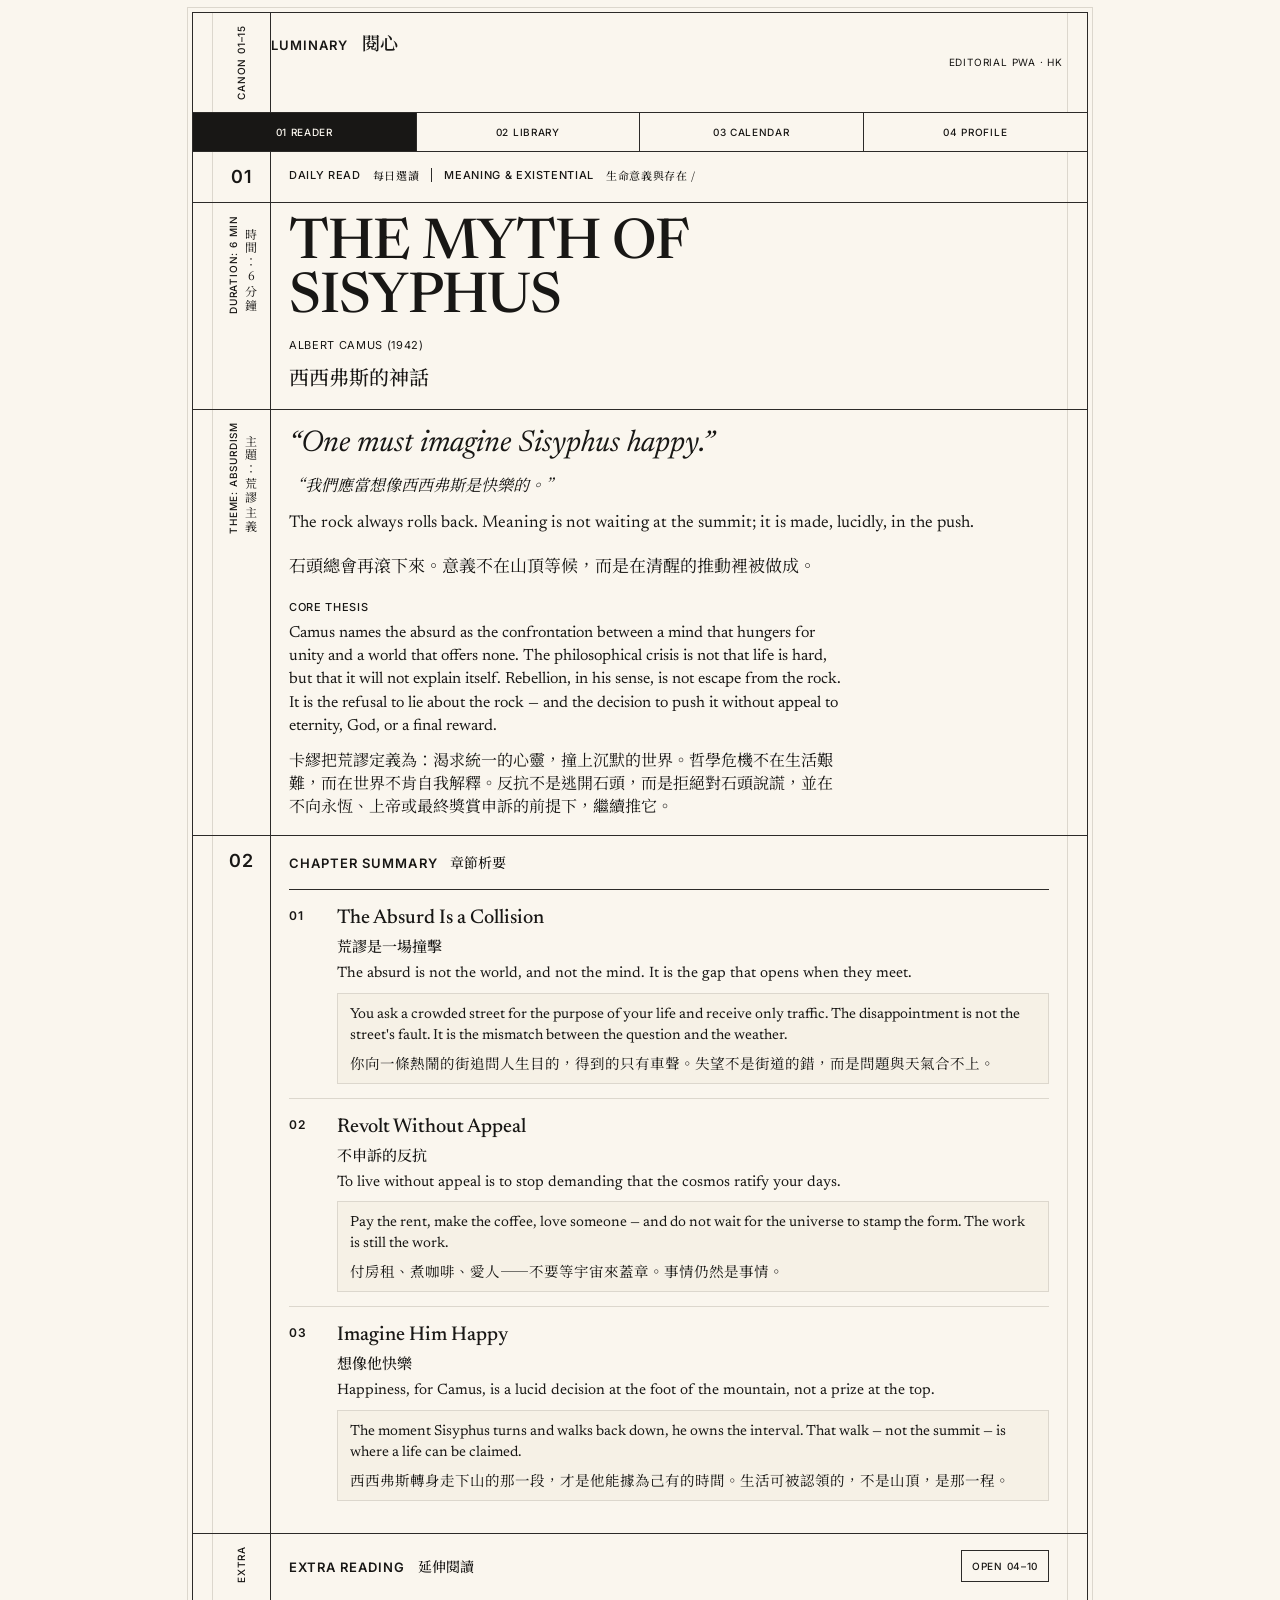
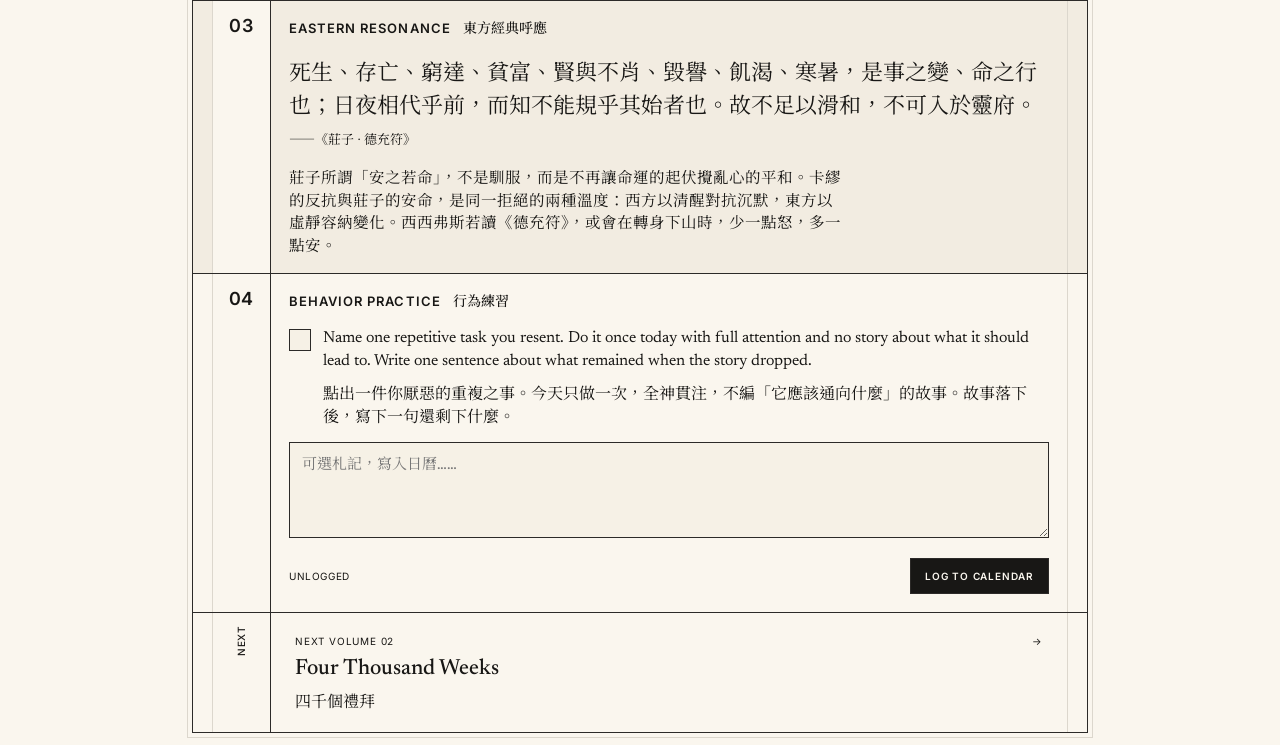
<file: index.html>
<!DOCTYPE html>
<html lang="en" data-script="tc" data-bilingual="true">
  <head>
    <meta charset="utf-8" />
    <meta name="viewport" content="width=device-width, initial-scale=1" />
    <meta name="theme-color" content="#181715" />
    <meta
      name="description"
      content="Luminary 閱心 — an editorial reading sanctuary bridging Western non-fiction with Classical Eastern philosophy."
    />
    <title>Luminary 閱心</title>
    <link rel="manifest" href="manifest.json" />
    <link rel="icon" href="icon.svg" type="image/svg+xml" />
    <link rel="apple-touch-icon" href="icon-192.png" />
    <link rel="preconnect" href="https://fonts.googleapis.com" />
    <link rel="preconnect" href="https://fonts.gstatic.com" crossorigin />
    <link
      href="https://fonts.googleapis.com/css2?family=Inter:wght@400;500;600;700&family=Newsreader:ital,opsz,wght@0,6..72,400;0,6..72,500;0,6..72,600;0,6..72,700;1,6..72,400;1,6..72,500&family=Noto+Serif+SC:wght@400;500;600;700&family=Noto+Serif+TC:wght@400;500;600;700&display=swap"
      rel="stylesheet"
    />
    <link rel="stylesheet" href="styles.css" />
  </head>
  <body>
    <div class="app">
      <div class="sheet">
        <span class="crop crop-tl"></span>
        <span class="crop crop-tr"></span>
        <span class="crop crop-bl"></span>
        <span class="crop crop-br"></span>
        <header class="masthead">
          <div class="bleed-l"></div>
          <div class="spine center"><span class="spine-en">Canon 01–15</span></div>
          <div class="wordmark">
            <span class="en">Luminary</span>
            <span class="cn">閱心</span>
          </div>
          <div class="issue">Editorial PWA · HK</div>
          <div class="bleed-r"></div>
        </header>
        <nav class="view-nav" id="view-nav" aria-label="Primary"></nav>
        <main class="stage" id="stage"></main>
      </div>
    </div>
    <script src="books.js"></script>
    <script src="app.js"></script>
  </body>
</html>
</file>
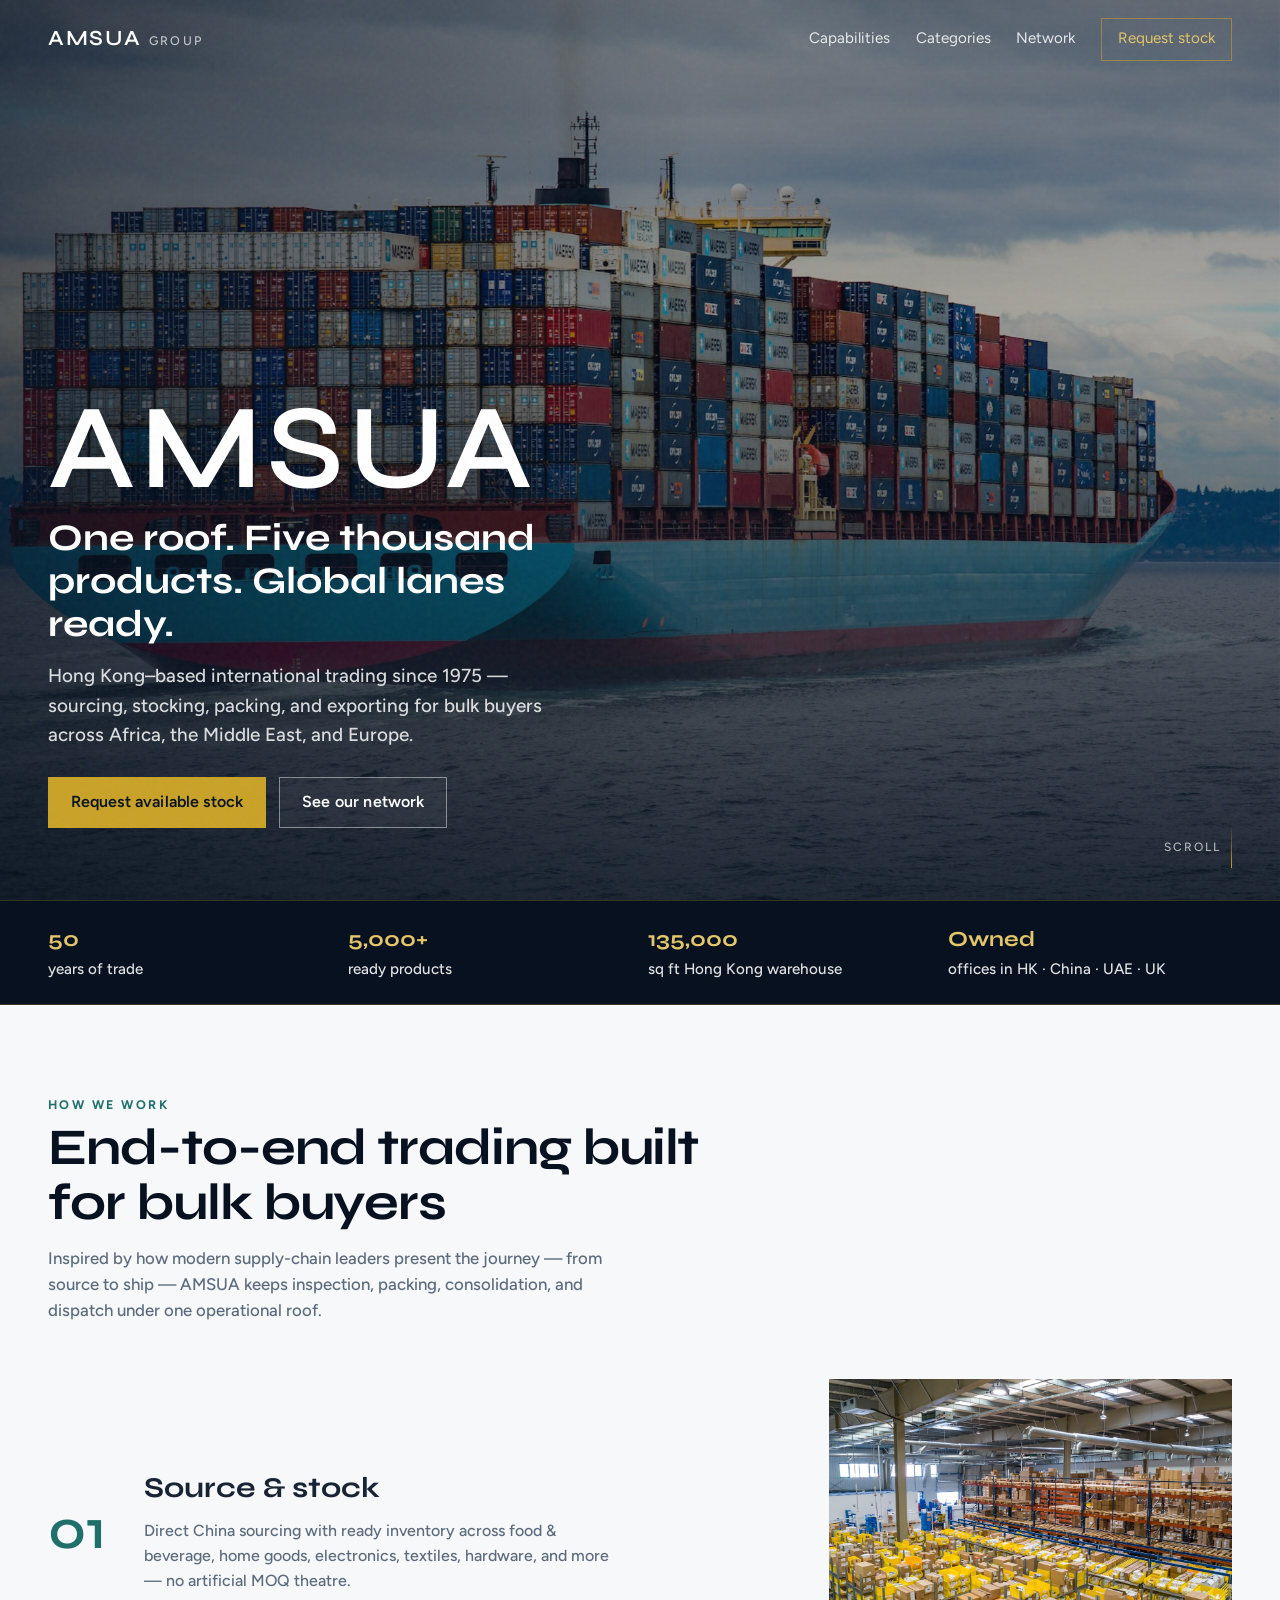
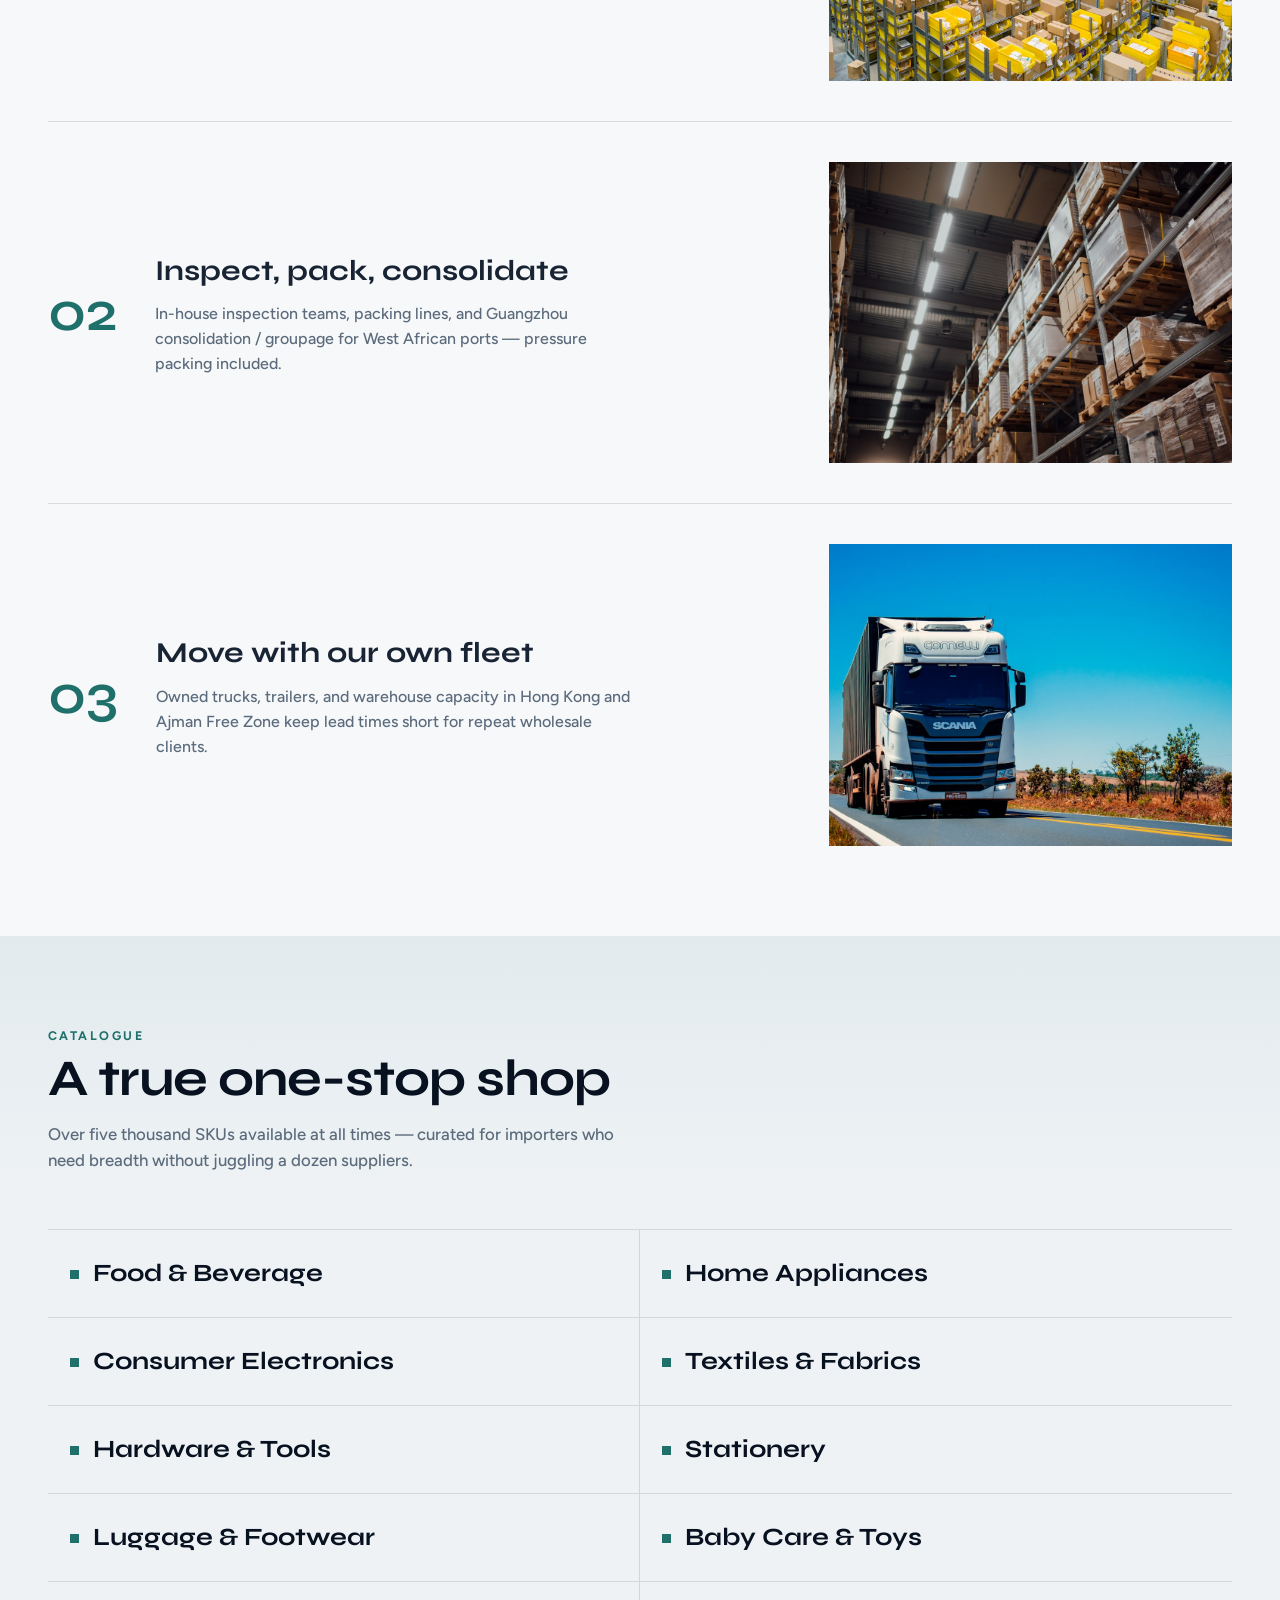
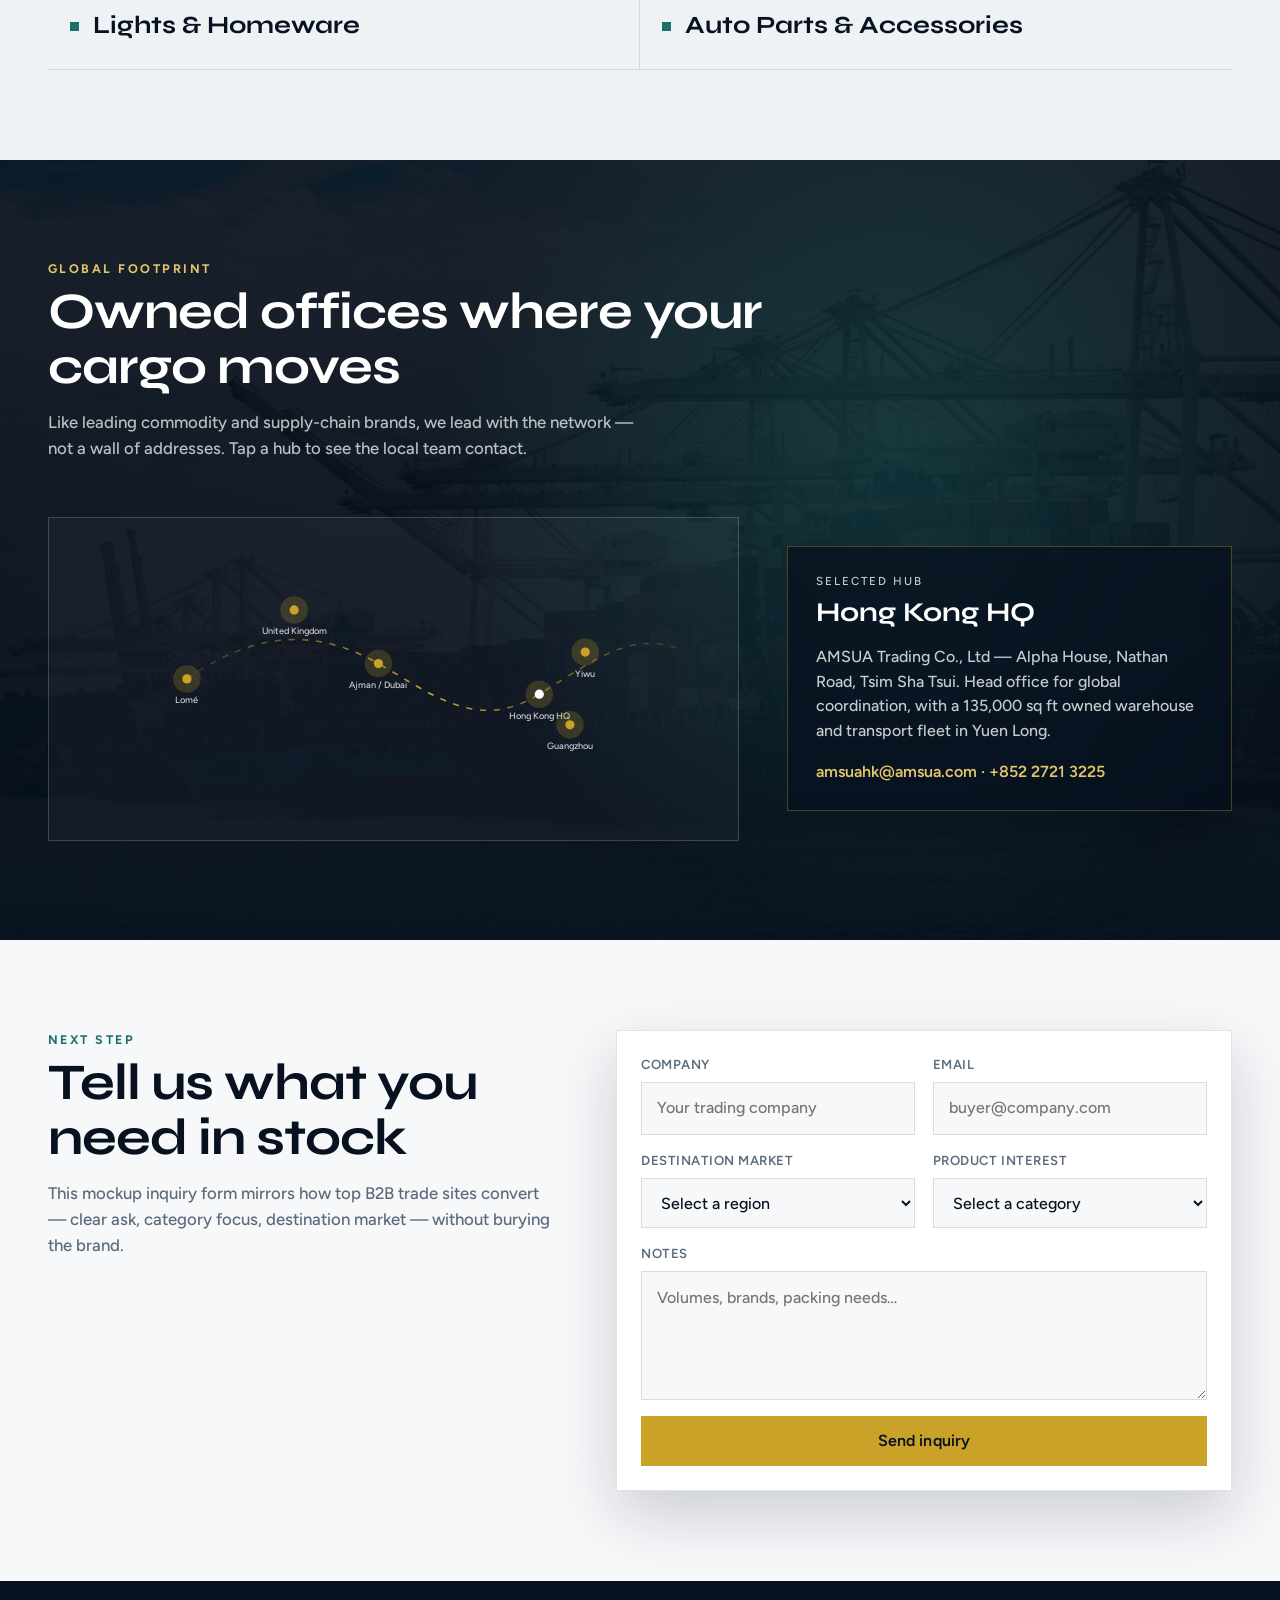
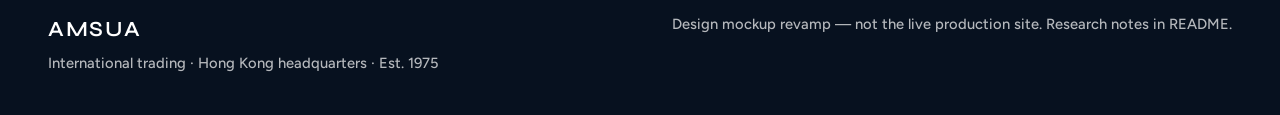
<file: amsua-revamp/index.html>
<!DOCTYPE html>
<html lang="en">
  <head>
    <meta charset="UTF-8" />
    <meta name="viewport" content="width=device-width, initial-scale=1.0" />
    <title>AMSUA Group — Global Trading, Ready Stock, End-to-End Export</title>
    <meta
      name="description"
      content="AMSUA Group is a Hong Kong–headquartered international trading company with 50 years of import-export experience, 5,000+ ready products, and owned warehouses across Asia, the Middle East, and beyond."
    />
    <link rel="stylesheet" href="assets/fonts/fonts.css" />
    <link rel="stylesheet" href="styles.css" />
  </head>
  <body>
    <div class="grain" aria-hidden="true"></div>

    <header class="site-header" id="top">
      <a class="brand" href="#top" aria-label="AMSUA home">
        <span class="brand-mark">AMSUA</span>
        <span class="brand-sub">Group</span>
      </a>
      <nav class="nav" aria-label="Primary">
        <a href="#capabilities">Capabilities</a>
        <a href="#categories">Categories</a>
        <a href="#network">Network</a>
        <a href="#inquiry" class="nav-cta">Request stock</a>
      </nav>
      <button class="nav-toggle" type="button" aria-label="Open menu" aria-expanded="false">
        <span></span><span></span>
      </button>
    </header>

    <div class="mobile-nav" hidden>
      <a href="#capabilities">Capabilities</a>
      <a href="#categories">Categories</a>
      <a href="#network">Network</a>
      <a href="#inquiry">Request stock</a>
    </div>

    <main>
      <section class="hero">
        <div class="hero-media" aria-hidden="true">
          <img
            src="assets/images/hero-port.jpg"
            alt=""
            class="hero-img"
            width="1920"
            height="1280"
          />
          <div class="hero-veil"></div>
        </div>
        <div class="hero-content">
          <p class="brand-hero reveal">AMSUA</p>
          <h1 class="reveal delay-1">One roof. Five thousand products. Global lanes ready.</h1>
          <p class="lede reveal delay-2">
            Hong Kong–based international trading since 1975 — sourcing, stocking,
            packing, and exporting for bulk buyers across Africa, the Middle East, and Europe.
          </p>
          <div class="cta-row reveal delay-3">
            <a class="btn btn-primary" href="#inquiry">Request available stock</a>
            <a class="btn btn-ghost" href="#network">See our network</a>
          </div>
        </div>
        <div class="hero-scroll" aria-hidden="true">
          <span>Scroll</span>
          <i></i>
        </div>
      </section>

      <section class="strip" aria-label="At a glance">
        <div class="strip-track">
          <p><strong>50</strong> years of trade</p>
          <p><strong>5,000+</strong> ready products</p>
          <p><strong>135,000</strong> sq ft Hong Kong warehouse</p>
          <p><strong>Owned</strong> offices in HK · China · UAE · UK</p>
        </div>
      </section>

      <section class="section capabilities" id="capabilities">
        <div class="section-head">
          <p class="eyebrow">How we work</p>
          <h2>End-to-end trading built for bulk buyers</h2>
          <p class="section-copy">
            Inspired by how modern supply-chain leaders present the journey — from
            source to ship — AMSUA keeps inspection, packing, consolidation, and
            dispatch under one operational roof.
          </p>
        </div>

        <ol class="capability-list">
          <li class="capability reveal">
            <span class="cap-num">01</span>
            <div>
              <h3>Source &amp; stock</h3>
              <p>
                Direct China sourcing with ready inventory across food &amp; beverage,
                home goods, electronics, textiles, hardware, and more — no artificial
                MOQ theatre.
              </p>
            </div>
            <figure class="cap-media">
              <img src="assets/images/warehouse.jpg" alt="Warehouse aisles stocked for export" />
            </figure>
          </li>
          <li class="capability reveal">
            <span class="cap-num">02</span>
            <div>
              <h3>Inspect, pack, consolidate</h3>
              <p>
                In-house inspection teams, packing lines, and Guangzhou consolidation
                / groupage for West African ports — pressure packing included.
              </p>
            </div>
            <figure class="cap-media">
              <img src="assets/images/packing.jpg" alt="Goods prepared for container packing" />
            </figure>
          </li>
          <li class="capability reveal">
            <span class="cap-num">03</span>
            <div>
              <h3>Move with our own fleet</h3>
              <p>
                Owned trucks, trailers, and warehouse capacity in Hong Kong and Ajman
                Free Zone keep lead times short for repeat wholesale clients.
              </p>
            </div>
            <figure class="cap-media">
              <img src="assets/images/logistics.jpg" alt="Logistics and freight operations" />
            </figure>
          </li>
        </ol>
      </section>

      <section class="section categories" id="categories">
        <div class="section-head light">
          <p class="eyebrow">Catalogue</p>
          <h2>A true one-stop shop</h2>
          <p class="section-copy">
            Over five thousand SKUs available at all times — curated for importers who
            need breadth without juggling a dozen suppliers.
          </p>
        </div>

        <ul class="category-grid">
          <li style="--i: 0"><span>Food &amp; Beverage</span></li>
          <li style="--i: 1"><span>Home Appliances</span></li>
          <li style="--i: 2"><span>Consumer Electronics</span></li>
          <li style="--i: 3"><span>Textiles &amp; Fabrics</span></li>
          <li style="--i: 4"><span>Hardware &amp; Tools</span></li>
          <li style="--i: 5"><span>Stationery</span></li>
          <li style="--i: 6"><span>Luggage &amp; Footwear</span></li>
          <li style="--i: 7"><span>Baby Care &amp; Toys</span></li>
          <li style="--i: 8"><span>Lights &amp; Homeware</span></li>
          <li style="--i: 9"><span>Auto Parts &amp; Accessories</span></li>
        </ul>
      </section>

      <section class="section network" id="network">
        <div class="network-bg" aria-hidden="true">
          <img src="assets/images/cargo-ship.jpg" alt="" />
        </div>
        <div class="network-inner">
          <div class="section-head on-dark">
            <p class="eyebrow">Global footprint</p>
            <h2>Owned offices where your cargo moves</h2>
            <p class="section-copy">
              Like leading commodity and supply-chain brands, we lead with the network —
              not a wall of addresses. Tap a hub to see the local team contact.
            </p>
          </div>

          <div class="map-panel">
            <svg class="route-map" viewBox="0 0 900 420" role="img" aria-label="AMSUA global network map">
              <defs>
                <linearGradient id="route" x1="0%" y1="0%" x2="100%" y2="0%">
                  <stop offset="0%" stop-color="#c9a227" stop-opacity="0.2" />
                  <stop offset="50%" stop-color="#c9a227" />
                  <stop offset="100%" stop-color="#c9a227" stop-opacity="0.2" />
                </linearGradient>
              </defs>
              <path
                class="route-line"
                d="M180 210 C 280 140, 360 150, 430 190 S 560 280, 640 230 S 760 150, 820 170"
                fill="none"
                stroke="url(#route)"
                stroke-width="2"
              />
              <g class="hubs">
                <g class="hub" data-hub="lome" transform="translate(180 210)">
                  <circle r="18" class="pulse" /><circle r="6" /><text y="32">Lomé</text>
                </g>
                <g class="hub" data-hub="ajman" transform="translate(430 190)">
                  <circle r="18" class="pulse" /><circle r="6" /><text y="32">Ajman / Dubai</text>
                </g>
                <g class="hub" data-hub="hongkong" transform="translate(640 230)">
                  <circle r="18" class="pulse" /><circle r="6" /><text y="32">Hong Kong HQ</text>
                </g>
                <g class="hub" data-hub="yiwu" transform="translate(700 175)">
                  <circle r="18" class="pulse" /><circle r="6" /><text y="32">Yiwu</text>
                </g>
                <g class="hub" data-hub="guangzhou" transform="translate(680 270)">
                  <circle r="18" class="pulse" /><circle r="6" /><text y="32">Guangzhou</text>
                </g>
                <g class="hub" data-hub="uk" transform="translate(320 120)">
                  <circle r="18" class="pulse" /><circle r="6" /><text y="32">United Kingdom</text>
                </g>
              </g>
            </svg>

            <aside class="hub-detail" id="hub-detail" aria-live="polite">
              <p class="hub-label">Selected hub</p>
              <h3 id="hub-name">Hong Kong HQ</h3>
              <p id="hub-body">
                AMSUA Trading Co., Ltd — Alpha House, Nathan Road, Tsim Sha Tsui.
                Head office for global coordination, with a 135,000 sq ft owned warehouse
                and transport fleet in Yuen Long.
              </p>
              <p class="hub-meta" id="hub-meta">amsuahk@amsua.com · +852 2721 3225</p>
            </aside>
          </div>
        </div>
      </section>

      <section class="section inquiry" id="inquiry">
        <div class="inquiry-layout">
          <div class="section-head">
            <p class="eyebrow">Next step</p>
            <h2>Tell us what you need in stock</h2>
            <p class="section-copy">
              This mockup inquiry form mirrors how top B2B trade sites convert —
              clear ask, category focus, destination market — without burying the brand.
            </p>
          </div>

          <form class="inquiry-form" id="inquiry-form">
            <label>
              <span>Company</span>
              <input name="company" type="text" placeholder="Your trading company" required />
            </label>
            <label>
              <span>Email</span>
              <input name="email" type="email" placeholder="buyer@company.com" required />
            </label>
            <label>
              <span>Destination market</span>
              <select name="market" required>
                <option value="">Select a region</option>
                <option>West Africa</option>
                <option>Middle East</option>
                <option>United Kingdom / Europe</option>
                <option>Other</option>
              </select>
            </label>
            <label>
              <span>Product interest</span>
              <select name="category" required>
                <option value="">Select a category</option>
                <option>Food &amp; Beverage</option>
                <option>Home Appliances</option>
                <option>Electronics</option>
                <option>Textiles</option>
                <option>Hardware</option>
                <option>Mixed container / consolidation</option>
              </select>
            </label>
            <label class="full">
              <span>Notes</span>
              <textarea name="notes" rows="4" placeholder="Volumes, brands, packing needs…"></textarea>
            </label>
            <button class="btn btn-primary full" type="submit">Send inquiry</button>
            <p class="form-note" id="form-note" hidden>Thanks — this is a mockup, so nothing was sent.</p>
          </form>
        </div>
      </section>
    </main>

    <footer class="site-footer">
      <div class="footer-brand">
        <span class="brand-mark">AMSUA</span>
        <p>International trading · Hong Kong headquarters · Est. 1975</p>
      </div>
      <p class="footer-note">
        Design mockup revamp — not the live production site. Research notes in README.
      </p>
    </footer>

    <script src="main.js"></script>
  </body>
</html>
</file>
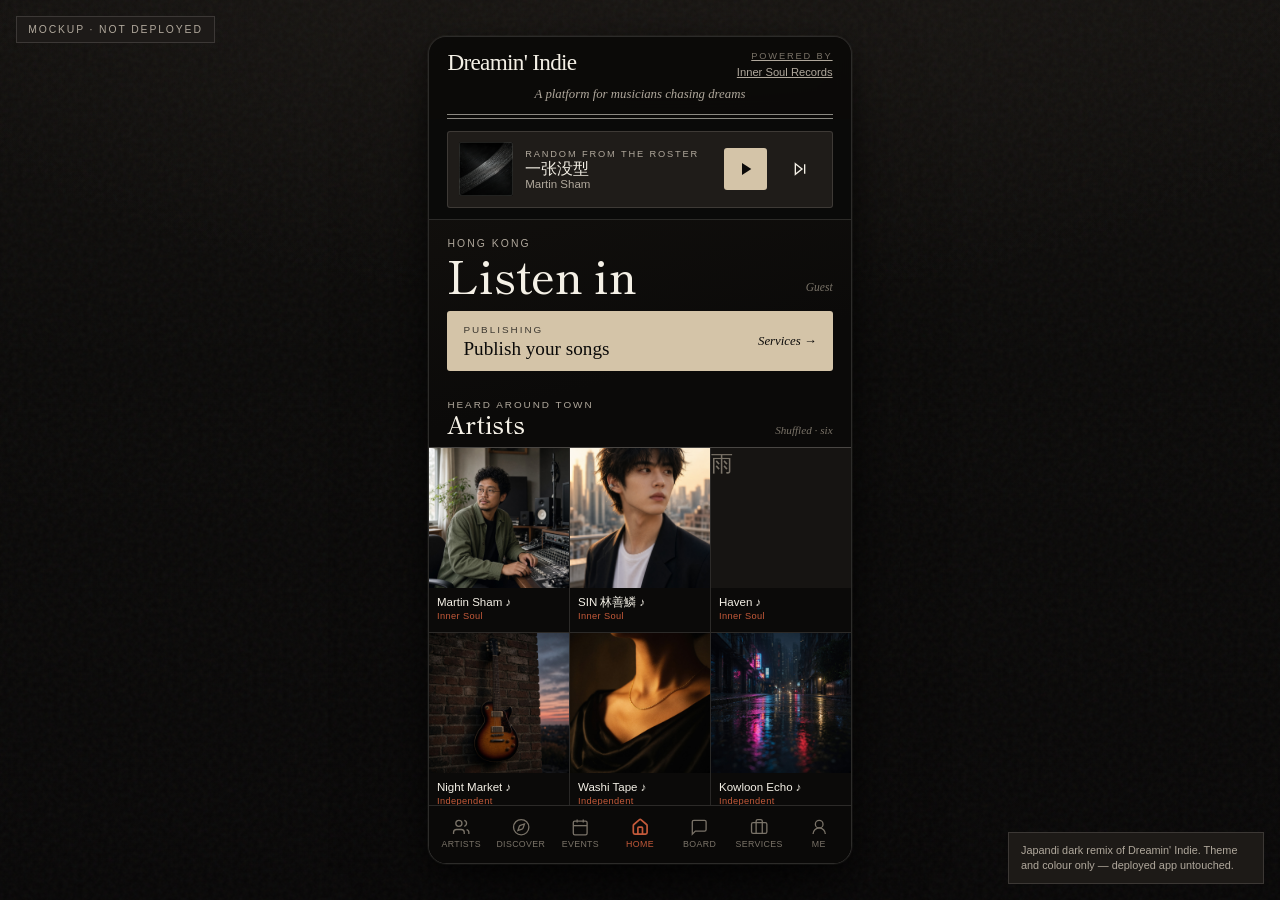
<file: indie-dream-japandi-mockup/index.html>
<!DOCTYPE html>
<html lang="en">
  <head>
    <meta charset="utf-8" />
    <meta name="viewport" content="width=device-width, initial-scale=1, viewport-fit=cover" />
    <meta name="theme-color" content="#0b0a09" />
    <title>Dreamin' Indie — Japandi dark mockup</title>
    <link rel="preconnect" href="https://fonts.googleapis.com" />
    <link rel="preconnect" href="https://fonts.gstatic.com" crossorigin />
    <link
      href="https://fonts.googleapis.com/css2?family=Shippori+Mincho:wght@400;500;600&family=Zen+Kaku+Gothic+New:wght@400;500;700&display=swap"
      rel="stylesheet"
    />
    <link rel="stylesheet" href="./styles.css" />
  </head>
  <body>
    <div class="mock-badge">Mockup · not deployed</div>
    <p class="note">
      Japandi dark remix of Dreamin' Indie. Theme and colour only — deployed app untouched.
    </p>

    <div class="stage">
      <div class="phone" role="application" aria-label="Dreamin' Indie Japandi mockup">
        <div class="splash" id="splash">
          <p class="cue-name">Dreamin' Indie</p>
          <div class="sub">
            <p class="cue-kicker">Powered by</p>
            <img src="./inner-soul-logo.png" alt="Inner Soul Records" />
          </div>
        </div>

        <header class="app-header">
          <div class="app-header-row">
            <p class="brand">Dreamin' Indie</p>
            <a
              class="powered"
              href="https://www.instagram.com/haven.innersoulrecords"
              target="_blank"
              rel="noopener noreferrer"
            >
              <span class="cue-kicker">Powered by</span>
              Inner Soul Records
            </a>
          </div>
          <div>
            <p class="tagline">A platform for musicians chasing dreams</p>
            <div class="rule-double"></div>
          </div>
        </header>

        <div class="now-playing-wrap">
          <div class="now-playing">
            <img class="np-art" src="./media/covers/vinyl.jpg" alt="" />
            <div class="np-meta">
              <p class="cue-kicker">Random from the roster</p>
              <p class="np-title">一张没型</p>
              <p class="np-artist">Martin Sham</p>
            </div>
            <button type="button" class="icon-btn play" aria-label="Play">
              <svg viewBox="0 0 24 24" fill="currentColor" aria-hidden="true">
                <polygon points="6 3 20 12 6 21 6 3"></polygon>
              </svg>
            </button>
            <button type="button" class="icon-btn" aria-label="Next">
              <svg viewBox="0 0 24 24" fill="none" stroke="currentColor" stroke-width="2">
                <polygon points="5 4 15 12 5 20 5 4"></polygon>
                <line x1="19" x2="19" y1="5" y2="19"></line>
              </svg>
            </button>
          </div>
        </div>

        <main>
          <div class="scroll">
            <!-- HOME -->
            <section class="view active" data-view="home" aria-label="Home">
              <header class="page-head">
                <p class="cue-kicker">Hong Kong</p>
                <div class="page-head-row">
                  <h1>Listen in</h1>
                  <p class="aside">Guest</p>
                </div>
              </header>

              <div class="px">
                <button type="button" class="cta" data-go="services">
                  <span>
                    <span class="cue-kicker">Publishing</span>
                    <span class="title">Publish your songs</span>
                  </span>
                  <span class="go">Services →</span>
                </button>
              </div>

              <div class="section">
                <div class="section-head">
                  <div>
                    <p class="cue-kicker">Heard around town</p>
                    <h2>Artists</h2>
                  </div>
                  <p class="aside">Shuffled · six</p>
                </div>
                <div class="artist-grid">
                  <button type="button" class="artist-cell" data-go="artists">
                    <img src="./media/user.jpg" alt="" />
                    <div class="cap">
                      <p class="name">Martin Sham ♪</p>
                      <p class="label">Inner Soul</p>
                    </div>
                  </button>
                  <button type="button" class="artist-cell" data-go="artists">
                    <img src="./media/artists/leo.jpg" alt="" />
                    <div class="cap">
                      <p class="name">SIN 林善鱗 ♪</p>
                      <p class="label">Inner Soul</p>
                    </div>
                  </button>
                  <button type="button" class="artist-cell" data-go="artists">
                    <div class="ph">雨</div>
                    <div class="cap">
                      <p class="name">Haven ♪</p>
                      <p class="label">Inner Soul</p>
                    </div>
                  </button>
                  <button type="button" class="artist-cell" data-go="artists">
                    <img src="./media/covers/guitar.jpg" alt="" />
                    <div class="cap">
                      <p class="name">Night Market ♪</p>
                      <p class="label">Independent</p>
                    </div>
                  </button>
                  <button type="button" class="artist-cell" data-go="artists">
                    <img src="./media/covers/silk.jpg" alt="" />
                    <div class="cap">
                      <p class="name">Washi Tape ♪</p>
                      <p class="label">Independent</p>
                    </div>
                  </button>
                  <button type="button" class="artist-cell" data-go="artists">
                    <img src="./media/covers/rain.jpg" alt="" />
                    <div class="cap">
                      <p class="name">Kowloon Echo ♪</p>
                      <p class="label">Independent</p>
                    </div>
                  </button>
                </div>
              </div>

              <div class="section">
                <div class="section-head">
                  <div>
                    <p class="cue-kicker">Just in</p>
                    <h2>Latest tracks</h2>
                  </div>
                </div>
                <ul class="track-list">
                  <li>
                    <button type="button" class="track-item">
                      <img class="track-art" src="./media/covers/silk.jpg" alt="" />
                      <div class="track-meta">
                        <p class="t">暖暖 | Warm War</p>
                        <p class="a">SIN 林善鱗</p>
                      </div>
                      <span class="play-ghost" aria-hidden="true">
                        <svg viewBox="0 0 24 24" fill="currentColor"><polygon points="6 3 20 12 6 21 6 3"></polygon></svg>
                      </span>
                    </button>
                  </li>
                  <li>
                    <button type="button" class="track-item">
                      <img class="track-art" src="./media/covers/vinyl.jpg" alt="" />
                      <div class="track-meta">
                        <p class="t">跑與他</p>
                        <p class="a">SIN 林善鱗</p>
                      </div>
                      <span class="play-ghost" aria-hidden="true">
                        <svg viewBox="0 0 24 24" fill="currentColor"><polygon points="6 3 20 12 6 21 6 3"></polygon></svg>
                      </span>
                    </button>
                  </li>
                  <li>
                    <button type="button" class="track-item">
                      <img class="track-art" src="./media/covers/rain.jpg" alt="" />
                      <div class="track-meta">
                        <p class="t">成人的理智方式</p>
                        <p class="a">SIN 林善鱗</p>
                      </div>
                      <span class="play-ghost" aria-hidden="true">
                        <svg viewBox="0 0 24 24" fill="currentColor"><polygon points="6 3 20 12 6 21 6 3"></polygon></svg>
                      </span>
                    </button>
                  </li>
                </ul>
              </div>

              <div class="section">
                <div class="section-head">
                  <div>
                    <p class="cue-kicker">Events</p>
                    <h2>Coming up</h2>
                  </div>
                </div>
                <p class="empty">Nothing posted yet — quiet month.</p>
              </div>
            </section>

            <!-- ARTISTS -->
            <section class="view" data-view="artists" aria-label="Artists">
              <header class="page-head">
                <p class="cue-kicker">Artists</p>
                <div class="page-head-row">
                  <h1>The roster</h1>
                  <p class="aside">2 listed</p>
                </div>
              </header>
              <p class="blurb italic px">The label roster. Assigned, not claimed.</p>
              <div class="card-grid-2">
                <button type="button" class="card">
                  <img src="./media/user.jpg" alt="" />
                  <div class="body">
                    <p class="role">Big boss</p>
                    <p class="name">Martin Sham ♪</p>
                    <p class="loc">HK Island</p>
                  </div>
                </button>
                <button type="button" class="card">
                  <img src="./media/artists/leo.jpg" alt="" />
                  <div class="body">
                    <p class="role">Singer-songwriter</p>
                    <p class="name">SIN 林善鱗 ♪</p>
                    <p class="loc">HK Island</p>
                  </div>
                </button>
              </div>
              <div class="section">
                <div class="section-head">
                  <div>
                    <p class="cue-kicker">Independent &amp; verified</p>
                    <h2>On the floor</h2>
                  </div>
                </div>
                <p class="blurb">Artists with a live track on Dreamin' Indie.</p>
              </div>
            </section>

            <!-- DISCOVER -->
            <section class="view" data-view="discover" aria-label="Discover">
              <header class="page-head">
                <p class="cue-kicker">Listen</p>
                <div class="page-head-row">
                  <h1>By genre</h1>
                  <p class="aside">From the roster</p>
                </div>
              </header>
              <p class="blurb">
                A genre only appears here if someone on Dreamin' Indie actually plays it.
              </p>
              <div class="card-grid-2">
                <button type="button" class="card landscape">
                  <img src="./media/covers/synth.jpg" alt="" />
                  <div class="body">
                    <p class="name">Hip-hop</p>
                    <p class="count">1 on roster</p>
                  </div>
                </button>
                <button type="button" class="card landscape">
                  <img src="./media/covers/guitar.jpg" alt="" />
                  <div class="body">
                    <p class="name">Indie</p>
                    <p class="count">3 on roster</p>
                  </div>
                </button>
              </div>
            </section>

            <!-- EVENTS -->
            <section class="view" data-view="events" aria-label="Events">
              <header class="page-head">
                <p class="cue-kicker">Events</p>
                <div class="page-head-row">
                  <h1>This month</h1>
                </div>
              </header>
              <p class="empty">No events yet. Post one when the room is ready.</p>
            </section>

            <!-- BOARD -->
            <section class="view" data-view="board" aria-label="Board">
              <header class="page-head">
                <p class="cue-kicker">Board</p>
                <div class="page-head-row">
                  <h1>Talk shop</h1>
                  <p class="aside">2 live</p>
                </div>
              </header>
              <p class="blurb">
                Calls, gear, and collabs. Music only — anything else comes off.
              </p>
              <div class="filters" role="tablist">
                <button type="button" class="chip active">All 2</button>
                <button type="button" class="chip">Seeking 2</button>
                <button type="button" class="chip">Collab 0</button>
                <button type="button" class="chip">Gear 0</button>
                <button type="button" class="chip">Session 0</button>
              </div>
              <input class="search" type="search" placeholder="Title, player..." />
              <ul class="thread-list">
                <li>
                  <button type="button" class="thread-item">
                    <img class="avatar" src="./media/artists/leo.jpg" alt="" />
                    <div class="track-meta">
                      <span class="badge">Seeking · open</span>
                      <p class="t">Audition</p>
                      <p class="preview">Looking for talents!</p>
                      <p class="meta">SIN 林善鱗 · 25d · 0 replies</p>
                    </div>
                  </button>
                </li>
                <li>
                  <button type="button" class="thread-item">
                    <img class="avatar" src="./media/user.jpg" alt="" />
                    <div class="track-meta">
                      <span class="badge">Seeking · open</span>
                      <p class="t">Looking for Singers</p>
                      <p class="preview">
                        Looking for singers on the path of chasing dreams. If you're interested
                        in developing your music career path, let us know!
                      </p>
                      <p class="meta">Martin Sham · 25d · 0 replies</p>
                    </div>
                  </button>
                </li>
              </ul>
            </section>

            <!-- SERVICES -->
            <section class="view" data-view="services" aria-label="Services">
              <header class="page-head">
                <p class="cue-kicker">Inner Soul</p>
                <div class="page-head-row">
                  <h1>Services</h1>
                  <p class="aside">Publishing, competing, live music, shop</p>
                </div>
              </header>
              <ul class="service-list">
                <li class="service-item">
                  <p class="k">Artists</p>
                  <h3>Music publishing</h3>
                  <p>
                    We help artists publish songs on all the big platforms. Three packages, one
                    path to a clean release.
                  </p>
                </li>
                <li class="service-item">
                  <p class="k">Live music</p>
                  <h3>Music as a Service</h3>
                  <p>Live music performances for restaurants, hotels, and shops.</p>
                </li>
                <li class="service-item">
                  <p class="k">Players</p>
                  <h3>Music lessons</h3>
                  <p>Singing, guitar, or ukulele. Enquiry only, for now.</p>
                </li>
                <li class="service-item">
                  <p class="k">Songwriting</p>
                  <h3>Composing and lyrics writing</h3>
                  <p>
                    Original music and lyrics for your project. Tell us what you need — we'll
                    write back on WhatsApp.
                  </p>
                </li>
                <li class="service-item">
                  <p class="k">Workshop</p>
                  <h3>Custom instruments</h3>
                  <p>Custom guitars for maximum visual impact.</p>
                </li>
                <li class="service-item">
                  <p class="k">Shop</p>
                  <h3>Inner Soul Vibes</h3>
                  <p>Merch and instruments from the label desk.</p>
                </li>
              </ul>
            </section>

            <!-- ME -->
            <section class="view" data-view="me" aria-label="Account">
              <header class="page-head">
                <p class="cue-kicker">You</p>
                <div class="page-head-row">
                  <h1>Account</h1>
                  <p class="aside">Guest</p>
                </div>
              </header>
              <p class="blurb">
                Guests can browse artists. Listening, the board, events, and services need an
                account.
              </p>
              <div class="stack-btns">
                <button type="button" class="btn btn-primary">Register</button>
                <button type="button" class="btn btn-ghost">Log in</button>
                <button type="button" class="btn btn-ghost">Forgot password?</button>
              </div>
              <div class="section">
                <div class="section-head">
                  <div>
                    <p class="cue-kicker">Language</p>
                    <h2>Locale</h2>
                  </div>
                </div>
                <div class="lang-row">
                  <button type="button" class="chip active">English</button>
                  <button type="button" class="chip">繁體中文</button>
                </div>
              </div>
              <p class="empty" style="margin-top: 1.5rem">Privacy &amp; terms</p>
            </section>
          </div>

          <nav class="tabbar" aria-label="Primary">
            <button type="button" class="tab" data-tab="artists" aria-label="Artists">
              <svg viewBox="0 0 24 24" fill="none" stroke="currentColor">
                <path d="M16 21v-2a4 4 0 0 0-4-4H6a4 4 0 0 0-4 4v2"></path>
                <path d="M16 3.128a4 4 0 0 1 0 7.744"></path>
                <path d="M22 21v-2a4 4 0 0 0-3-3.87"></path>
                <circle cx="9" cy="7" r="4"></circle>
              </svg>
              <span class="label">Artists</span>
            </button>
            <button type="button" class="tab" data-tab="discover" aria-label="Discover">
              <svg viewBox="0 0 24 24" fill="none" stroke="currentColor">
                <path
                  d="m16.24 7.76-1.804 5.411a2 2 0 0 1-1.265 1.265L7.76 16.24l1.804-5.411a2 2 0 0 1 1.265-1.265z"
                ></path>
                <circle cx="12" cy="12" r="10"></circle>
              </svg>
              <span class="label">Discover</span>
            </button>
            <button type="button" class="tab" data-tab="events" aria-label="Events">
              <svg viewBox="0 0 24 24" fill="none" stroke="currentColor">
                <path d="M8 2v4"></path>
                <path d="M16 2v4"></path>
                <rect width="18" height="18" x="3" y="4" rx="2"></rect>
                <path d="M3 10h18"></path>
              </svg>
              <span class="label">Events</span>
            </button>
            <button type="button" class="tab active" data-tab="home" aria-label="Home">
              <svg viewBox="0 0 24 24" fill="none" stroke="currentColor">
                <path d="M15 21v-8a1 1 0 0 0-1-1h-4a1 1 0 0 0-1 1v8"></path>
                <path
                  d="M3 10a2 2 0 0 1 .709-1.528l7-5.999a2 2 0 0 1 2.582 0l7 5.999A2 2 0 0 1 21 10v9a2 2 0 0 1-2 2H5a2 2 0 0 1-2-2z"
                ></path>
              </svg>
              <span class="label">Home</span>
            </button>
            <button type="button" class="tab" data-tab="board" aria-label="Board">
              <svg viewBox="0 0 24 24" fill="none" stroke="currentColor">
                <path d="M21 15a2 2 0 0 1-2 2H7l-4 4V5a2 2 0 0 1 2-2h14a2 2 0 0 1 2 2z"></path>
              </svg>
              <span class="label">Board</span>
            </button>
            <button type="button" class="tab" data-tab="services" aria-label="Services">
              <svg viewBox="0 0 24 24" fill="none" stroke="currentColor">
                <path d="M16 20V4a2 2 0 0 0-2-2h-4a2 2 0 0 0-2 2v16"></path>
                <rect width="20" height="14" x="2" y="6" rx="2"></rect>
              </svg>
              <span class="label">Services</span>
            </button>
            <button type="button" class="tab" data-tab="me" aria-label="Me">
              <svg viewBox="0 0 24 24" fill="none" stroke="currentColor">
                <circle cx="12" cy="8" r="5"></circle>
                <path d="M20 21a8 8 0 0 0-16 0"></path>
              </svg>
              <span class="label">Me</span>
            </button>
          </nav>
        </main>

        <button type="button" class="fab" id="fab" aria-label="Add">+</button>
      </div>
    </div>

    <script src="./app.js"></script>
  </body>
</html>
</file>
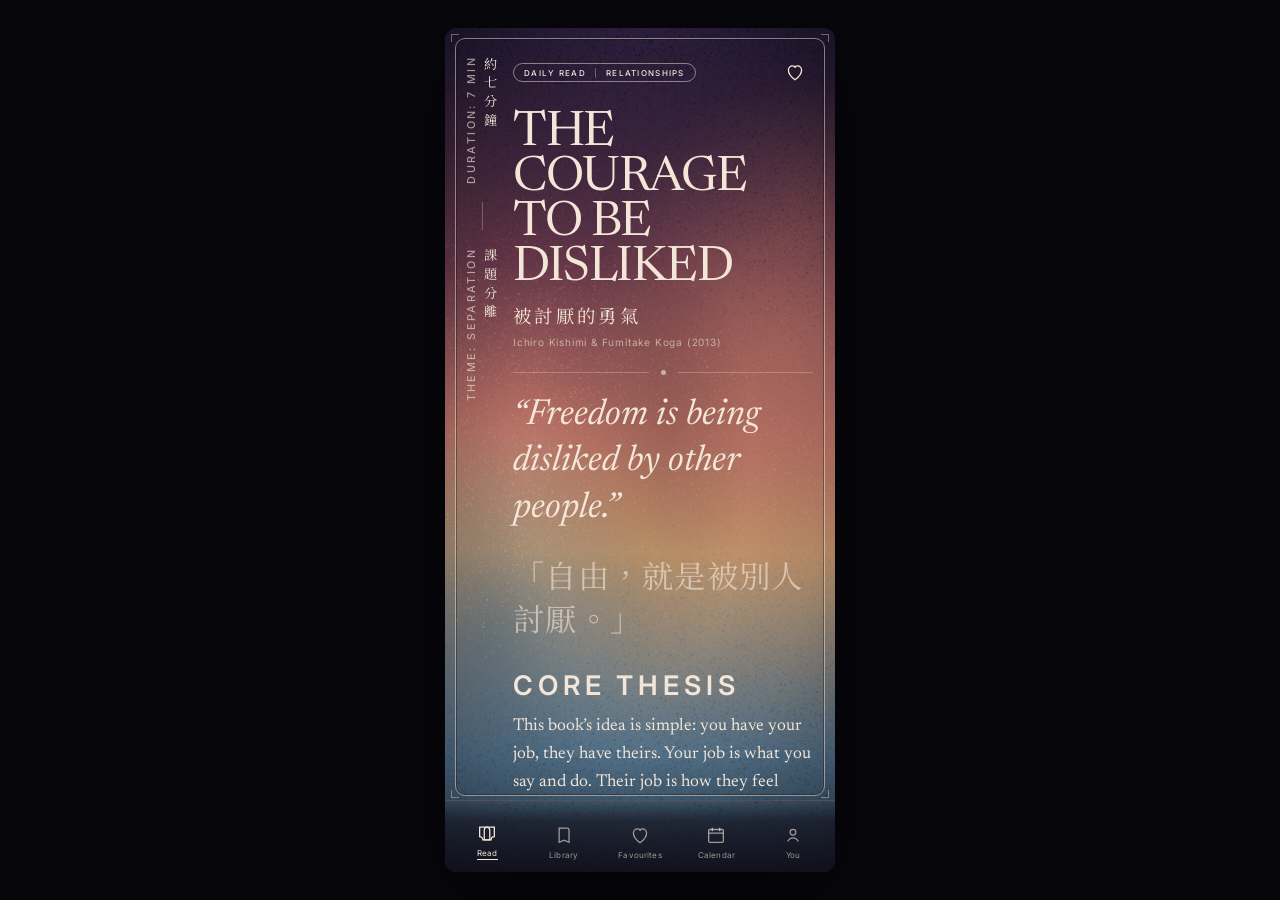
<file: keep/index.html>
<!DOCTYPE html>
<html lang="en">
  <head>
    <meta charset="utf-8" />
    <meta name="viewport" content="width=device-width, initial-scale=1, viewport-fit=cover" />
    <meta name="theme-color" content="#1a1528" />
    <meta name="mobile-web-app-capable" content="yes" />
    <meta name="apple-mobile-web-app-capable" content="yes" />
    <meta name="apple-mobile-web-app-status-bar-style" content="black-translucent" />
    <meta
      name="description"
      content="A reading sanctuary for relationship and intimacy books. Editorial, bilingual, solo practice — not a dating app, not therapy."
    />
    <title>Keep</title>
    <meta name="version" content="0.1.5" />
    <link rel="manifest" href="./manifest.json?v=0.1.5" />
    <link rel="icon" href="./icon.svg" type="image/svg+xml" />
    <link rel="apple-touch-icon" href="./icon.svg" />
    <link rel="preconnect" href="https://fonts.googleapis.com" />
    <link rel="preconnect" href="https://fonts.gstatic.com" crossorigin />
    <link
      href="https://fonts.googleapis.com/css2?family=Inter:wght@400;500;600&family=Newsreader:ital,opsz,wght@0,6..72,400;0,6..72,500;1,6..72,400&family=Noto+Serif+SC:wght@400;500&family=Noto+Serif+TC:wght@400;500&display=swap"
      rel="stylesheet"
    />
    <link rel="stylesheet" href="./styles.css?v=0.1.5" />
  </head>
  <body>
    <div id="app">
      <div class="field" aria-hidden="true"></div>
      <canvas id="stipple" aria-hidden="true"></canvas>
      <div class="vignette" aria-hidden="true"></div>
      <div class="poster">
        <div class="frame" aria-hidden="true"></div>
        <span class="bleed-mark tl" aria-hidden="true"></span>
        <span class="bleed-mark tr" aria-hidden="true"></span>
        <span class="bleed-mark bl" aria-hidden="true"></span>
        <span class="bleed-mark br" aria-hidden="true"></span>
        <aside class="spine" id="spine"></aside>
        <main class="content" id="content" tabindex="-1"></main>
      </div>
      <nav class="dock" id="dock" aria-label="Primary"></nav>
    </div>
    <script src="./books.js?v=0.1.5"></script>
    <script src="./app.js?v=0.1.5"></script>
  </body>
</html>
</file>
<file: styles.css>
:root {
  --paper: #FAF6EE;
  --card: #F2ECE1;
  --inset: #F6F1E6;
  --ink: #181715;
  --frame: #2C2A28;
  --bleed: #DCD7CD;
  --gutter: 20px;
  --spine: 58px;
  --max: 920px;
  --serif: "Newsreader", "Noto Serif TC", "Noto Serif SC", Georgia, serif;
  --sans: "Inter", "Helvetica Neue", Helvetica, Arial, sans-serif;
  --cn-tc: "Noto Serif TC", "Newsreader", serif;
  --cn-sc: "Noto Serif SC", "Newsreader", serif;
}

*,
*::before,
*::after {
  box-sizing: border-box;
}

html,
body {
  margin: 0;
  min-height: 100%;
  background: var(--paper);
  color: var(--ink);
}

body {
  font-family: var(--serif);
  font-optical-sizing: auto;
  line-height: 1.45;
  -webkit-font-smoothing: antialiased;
}

[data-script="tc"] .cn { font-family: var(--cn-tc); }
[data-script="sc"] .cn { font-family: var(--cn-sc); }

button,
input,
textarea {
  font: inherit;
  color: inherit;
  background: none;
  border: 0;
}

button {
  cursor: pointer;
}

button:focus-visible,
input:focus-visible,
textarea:focus-visible {
  outline: 1px solid var(--ink);
  outline-offset: 2px;
}

.meta {
  font-family: var(--sans);
  font-weight: 500;
  letter-spacing: 0.06em;
  text-transform: uppercase;
  font-size: 11px;
  line-height: 1.3;
}

.app {
  max-width: var(--max);
  margin: 0 auto;
  min-height: 100vh;
  padding: 12px;
}

.sheet {
  position: relative;
  min-height: calc(100vh - 24px);
  background: var(--paper);
  border: 1px solid var(--frame);
  outline: 1px solid var(--bleed);
  outline-offset: 4px;
  display: flex;
  flex-direction: column;
}

.crop {
  position: absolute;
  width: 12px;
  height: 12px;
  pointer-events: none;
}
.crop::before,
.crop::after {
  content: "";
  position: absolute;
  background: var(--frame);
}
.crop::before { width: 12px; height: 1px; }
.crop::after { width: 1px; height: 12px; }
.crop-tl { top: -1px; left: -1px; }
.crop-tr { top: -1px; right: -1px; }
.crop-tr::before { right: 0; }
.crop-tr::after { right: 0; }
.crop-bl { bottom: -1px; left: -1px; }
.crop-bl::before { bottom: 0; }
.crop-bl::after { bottom: 0; }
.crop-br { bottom: -1px; right: -1px; }
.crop-br::before { bottom: 0; right: 0; }
.crop-br::after { bottom: 0; right: 0; }

.masthead {
  display: grid;
  grid-template-columns: var(--gutter) var(--spine) 1fr auto var(--gutter);
  align-items: stretch;
  border-bottom: 1px solid var(--frame);
  min-height: 64px;
}

.masthead .bleed-l,
.masthead .bleed-r,
.row .bleed-l,
.row .bleed-r {
  border-right: 1px solid var(--bleed);
}

.masthead .bleed-r,
.row .bleed-r {
  border-right: 0;
  border-left: 1px solid var(--bleed);
}

.wordmark {
  grid-column: 3;
  display: flex;
  align-items: baseline;
  gap: 14px;
  padding: 16px 16px 14px 0;
}

.wordmark .en {
  font-family: var(--sans);
  font-weight: 600;
  letter-spacing: 0.08em;
  text-transform: uppercase;
  font-size: 13px;
}

.wordmark .cn {
  font-size: 18px;
  font-weight: 600;
}

.issue {
  grid-column: 4;
  display: flex;
  align-items: center;
  padding: 0 4px 0 16px;
  font-family: var(--sans);
  font-size: 10px;
  letter-spacing: 0.08em;
  text-transform: uppercase;
  white-space: nowrap;
}

.view-nav {
  display: grid;
  grid-template-columns: repeat(4, 1fr);
  border-bottom: 1px solid var(--frame);
}

.view-nav button {
  padding: 12px 8px;
  font-family: var(--sans);
  font-size: 10px;
  font-weight: 500;
  letter-spacing: 0.07em;
  text-transform: uppercase;
  border-right: 1px solid var(--frame);
  background: var(--paper);
}

.view-nav button:last-child {
  border-right: 0;
}

.view-nav button[aria-current="page"] {
  background: var(--ink);
  color: var(--paper);
}

.stage {
  flex: 1;
}

/* Shared 4-column poster row */
.row {
  display: grid;
  grid-template-columns: var(--gutter) var(--spine) 1fr var(--gutter);
  border-bottom: 1px solid var(--frame);
}

.row:last-child {
  border-bottom: 0;
}

.spine {
  border-right: 1px solid var(--frame);
  display: flex;
  flex-direction: row;
  align-items: flex-start;
  justify-content: center;
  gap: 4px;
  padding: 12px 2px;
  background: var(--paper);
}

.spine.center {
  align-items: center;
}

.spine-en {
  writing-mode: vertical-rl;
  transform: rotate(180deg);
  font-family: var(--sans);
  font-size: 10px;
  font-weight: 500;
  letter-spacing: 0.08em;
  text-transform: uppercase;
  white-space: nowrap;
}

.spine-cn {
  writing-mode: vertical-rl;
  text-orientation: upright;
  font-family: var(--cn-tc);
  font-size: 12px;
  letter-spacing: 0.18em;
  line-height: 1.1;
}

[data-script="sc"] .spine-cn {
  font-family: var(--cn-sc);
}

.spine-num {
  font-family: var(--sans);
  font-size: 18px;
  font-weight: 600;
  letter-spacing: 0.04em;
}

.col {
  padding: 16px 18px 18px;
  min-width: 0;
}

.hairline-split {
  display: flex;
  align-items: center;
  gap: 12px;
  flex-wrap: wrap;
}

.hairline-split .rule {
  width: 1px;
  height: 14px;
  background: var(--frame);
}

.title-block h1 {
  margin: 0;
  font-size: clamp(34px, 7vw, 56px);
  font-weight: 500;
  line-height: 0.95;
  letter-spacing: -0.02em;
}

.title-block .author {
  margin: 12px 0 0;
  font-family: var(--sans);
  font-size: 11px;
  letter-spacing: 0.06em;
  text-transform: uppercase;
}

.title-block .title-cn {
  margin: 8px 0 0;
  font-size: 20px;
  font-weight: 500;
}

.quote {
  margin: 0;
  font-size: clamp(22px, 3.4vw, 30px);
  font-weight: 400;
  font-style: italic;
  line-height: 1.25;
}

.quote-cn {
  margin: 10px 0 0;
  font-size: 16px;
  font-style: italic;
}

.lead {
  margin: 16px 0 0;
  font-size: 17px;
}

.thesis-label {
  margin: 22px 0 8px;
}

.thesis {
  margin: 0;
  font-size: 16px;
  max-width: 62ch;
}

.section-kicker {
  display: flex;
  align-items: baseline;
  gap: 12px;
  margin-bottom: 16px;
}

.section-kicker h2 {
  margin: 0;
  font-size: 13px;
  font-family: var(--sans);
  font-weight: 600;
  letter-spacing: 0.08em;
  text-transform: uppercase;
}

.section-kicker .cn-kicker {
  font-size: 14px;
  font-weight: 500;
}

.highlight {
  display: grid;
  grid-template-columns: 36px 1fr;
  gap: 12px;
  padding: 14px 0;
  border-top: 1px solid var(--bleed);
}

.highlight:first-of-type {
  border-top: 1px solid var(--frame);
}

.highlight .num {
  font-family: var(--sans);
  font-size: 12px;
  font-weight: 600;
  letter-spacing: 0.06em;
  padding-top: 3px;
}

.highlight h3 {
  margin: 0 0 6px;
  font-size: 20px;
  font-weight: 500;
}

.highlight .title-cn {
  display: block;
  font-size: 15px;
  margin-top: 2px;
  font-weight: 500;
}

.concept {
  margin: 0 0 8px;
  font-size: 15px;
}

.plain {
  margin: 0;
  padding: 10px 12px;
  background: var(--inset);
  border: 1px solid var(--bleed);
  font-size: 14.5px;
}

.extra-head,
.extra-foot {
  display: flex;
  justify-content: space-between;
  align-items: center;
  gap: 12px;
}

.collapse-btn {
  font-family: var(--sans);
  font-size: 10px;
  font-weight: 500;
  letter-spacing: 0.07em;
  text-transform: uppercase;
  padding: 8px 10px;
  border: 1px solid var(--frame);
}

.collapse-btn[aria-expanded="true"] {
  background: var(--ink);
  color: var(--paper);
}

.eastern {
  background: var(--card);
}

.eastern .quote-class {
  margin: 0;
  font-size: 22px;
  line-height: 1.5;
}

.eastern .source {
  margin: 10px 0 16px;
  font-size: 13px;
}

.eastern .commentary {
  margin: 0;
  font-size: 15.5px;
  max-width: 62ch;
}

.practice-box {
  display: flex;
  gap: 12px;
  align-items: flex-start;
}

.chk {
  flex: 0 0 22px;
  width: 22px;
  height: 22px;
  margin-top: 2px;
  border: 1px solid var(--frame);
  display: grid;
  place-items: center;
  background: var(--inset);
}

.chk[aria-checked="true"]::after {
  content: "";
  width: 10px;
  height: 10px;
  background: var(--ink);
}

.prompt {
  margin: 0;
  font-size: 16px;
}

.journal {
  width: 100%;
  margin-top: 14px;
  min-height: 96px;
  padding: 12px;
  border: 1px solid var(--frame);
  background: var(--inset);
  resize: vertical;
  font-size: 15px;
}

.log-row {
  display: flex;
  justify-content: space-between;
  align-items: center;
  gap: 12px;
  margin-top: 12px;
  flex-wrap: wrap;
}

.log-btn {
  font-family: var(--sans);
  font-size: 10px;
  font-weight: 600;
  letter-spacing: 0.08em;
  text-transform: uppercase;
  padding: 10px 14px;
  border: 1px solid var(--frame);
  background: var(--ink);
  color: var(--paper);
}

.log-status {
  font-family: var(--sans);
  font-size: 10px;
  letter-spacing: 0.06em;
  text-transform: uppercase;
}

.next-footer {
  display: flex;
  justify-content: space-between;
  align-items: baseline;
  gap: 16px;
  flex-wrap: wrap;
  width: 100%;
  text-align: left;
}

.next-footer .k {
  font-family: var(--sans);
  font-size: 10px;
  letter-spacing: 0.08em;
  text-transform: uppercase;
}

.next-footer .t {
  font-size: 22px;
  font-weight: 500;
}

.locked {
  padding: 48px 18px;
  text-align: left;
}

.locked h1 {
  margin: 0 0 12px;
  font-size: 36px;
  font-weight: 500;
}

.locked p {
  max-width: 48ch;
}

/* Library */
.toolbar {
  display: flex;
  flex-direction: column;
  gap: 12px;
}

.search {
  width: 100%;
  padding: 10px 0;
  border-bottom: 1px solid var(--frame);
  font-size: 18px;
  background: transparent;
}

.cats {
  display: flex;
  flex-wrap: wrap;
  gap: 6px;
}

.cat {
  font-family: var(--sans);
  font-size: 9px;
  font-weight: 500;
  letter-spacing: 0.06em;
  text-transform: uppercase;
  padding: 6px 8px;
  border: 1px solid var(--frame);
}

.cat[aria-pressed="true"] {
  background: var(--ink);
  color: var(--paper);
}

.book-list {
  display: flex;
  flex-direction: column;
}

.book-row {
  display: grid;
  grid-template-columns: 48px 1fr auto;
  gap: 12px;
  width: 100%;
  text-align: left;
  padding: 14px 0;
  border-top: 1px solid var(--bleed);
  align-items: start;
}

.book-row:first-child {
  border-top: 1px solid var(--frame);
}

.book-row .vol {
  font-family: var(--sans);
  font-size: 16px;
  font-weight: 600;
  letter-spacing: 0.04em;
}

.book-row h3 {
  margin: 0;
  font-size: 20px;
  font-weight: 500;
  line-height: 1.15;
}

.book-row .by {
  margin: 4px 0 0;
  font-family: var(--sans);
  font-size: 10px;
  letter-spacing: 0.06em;
  text-transform: uppercase;
}

.book-row .cn-title {
  margin: 4px 0 0;
  font-size: 14px;
}

.badges {
  display: flex;
  flex-direction: column;
  align-items: flex-end;
  gap: 6px;
}

.badge {
  font-family: var(--sans);
  font-size: 9px;
  font-weight: 600;
  letter-spacing: 0.07em;
  text-transform: uppercase;
  padding: 4px 6px;
  border: 1px solid var(--frame);
  white-space: nowrap;
}

.badge.logged {
  background: var(--ink);
  color: var(--paper);
}

.badge.pro {
  background: var(--card);
}

.empty {
  padding: 28px 0;
  font-size: 16px;
}

/* Calendar */
.cal-head {
  display: flex;
  justify-content: space-between;
  align-items: baseline;
  gap: 12px;
}

.cal-head h1 {
  margin: 0;
  font-size: 32px;
  font-weight: 500;
}

.month-nav {
  display: flex;
  gap: 6px;
}

.month-nav button {
  font-family: var(--sans);
  font-size: 10px;
  letter-spacing: 0.08em;
  text-transform: uppercase;
  padding: 8px 10px;
  border: 1px solid var(--frame);
}

.weekdays,
.days {
  display: grid;
  grid-template-columns: repeat(7, 1fr);
}

.weekdays span {
  font-family: var(--sans);
  font-size: 9px;
  letter-spacing: 0.08em;
  text-transform: uppercase;
  padding: 8px 4px;
  border-bottom: 1px solid var(--frame);
}

.day {
  min-height: 64px;
  padding: 8px 6px;
  border-right: 1px solid var(--bleed);
  border-bottom: 1px solid var(--bleed);
  text-align: left;
  background: var(--paper);
}

.day:nth-child(7n) {
  border-right: 0;
}

.day.out {
  color: #9a9488;
}

.day .n {
  font-family: var(--sans);
  font-size: 12px;
}

.day .dots {
  display: flex;
  flex-wrap: wrap;
  gap: 3px;
  margin-top: 8px;
}

.day .dot {
  width: 7px;
  height: 7px;
  background: var(--ink);
}

.day[aria-pressed="true"] {
  background: var(--ink);
  color: var(--paper);
}

.day[aria-pressed="true"] .dot {
  background: var(--paper);
}

.inspector h2 {
  margin: 0 0 8px;
  font-size: 13px;
  font-family: var(--sans);
  letter-spacing: 0.08em;
  text-transform: uppercase;
}

.log-card {
  padding: 12px 0;
  border-top: 1px solid var(--bleed);
}

.log-card h3 {
  margin: 0;
  font-size: 18px;
  font-weight: 500;
}

.log-card p {
  margin: 6px 0 0;
  font-size: 15px;
}

/* Profile */
.setting {
  display: grid;
  grid-template-columns: 1fr auto;
  gap: 16px;
  padding: 16px 0;
  border-top: 1px solid var(--bleed);
  align-items: start;
}

.setting:first-of-type {
  border-top: 1px solid var(--frame);
}

.setting h3 {
  margin: 0;
  font-size: 18px;
  font-weight: 500;
}

.setting p {
  margin: 6px 0 0;
  font-size: 14px;
}

.seg {
  display: flex;
}

.seg button {
  font-family: var(--sans);
  font-size: 9px;
  font-weight: 600;
  letter-spacing: 0.06em;
  text-transform: uppercase;
  padding: 8px 10px;
  border: 1px solid var(--frame);
  border-left-width: 0;
  white-space: nowrap;
}

.seg button:first-child {
  border-left-width: 1px;
}

.seg button[aria-pressed="true"] {
  background: var(--ink);
  color: var(--paper);
}

.metrics {
  display: grid;
  grid-template-columns: 1fr 1fr;
  gap: 1px;
  background: var(--frame);
  border: 1px solid var(--frame);
  margin-top: 8px;
}

.metric {
  background: var(--inset);
  padding: 18px 14px;
}

.metric .n {
  font-size: 42px;
  line-height: 1;
  font-weight: 500;
}

.metric .l {
  margin-top: 8px;
  font-family: var(--sans);
  font-size: 10px;
  letter-spacing: 0.07em;
  text-transform: uppercase;
}

.export-btn {
  margin-top: 16px;
  font-family: var(--sans);
  font-size: 10px;
  font-weight: 600;
  letter-spacing: 0.08em;
  text-transform: uppercase;
  padding: 12px 16px;
  border: 1px solid var(--frame);
  background: var(--ink);
  color: var(--paper);
}

@media (max-width: 640px) {
  :root {
    --gutter: 12px;
    --spine: 42px;
  }
  .col { padding: 14px 12px 16px; }
  .issue { display: none; }
  .view-nav button { letter-spacing: 0.04em; font-size: 9px; padding: 12px 4px; }
  .day { min-height: 52px; padding: 6px 4px; }
  .metrics { grid-template-columns: 1fr; }
  .setting { grid-template-columns: 1fr; }
}
</file>
<file: amsua-revamp/assets/fonts/fonts.css>
@font-face {
  font-family: 'Figtree';
  font-style: italic;
  font-weight: 400;
  font-display: swap;
  src: url(f1.ttf) format("truetype");
}
@font-face {
  font-family: 'Figtree';
  font-style: normal;
  font-weight: 400;
  font-display: swap;
  src: url(f2.ttf) format("truetype");
}
@font-face {
  font-family: 'Figtree';
  font-style: normal;
  font-weight: 500;
  font-display: swap;
  src: url(f3.ttf) format("truetype");
}
@font-face {
  font-family: 'Figtree';
  font-style: normal;
  font-weight: 600;
  font-display: swap;
  src: url(f4.ttf) format("truetype");
}
@font-face {
  font-family: 'Figtree';
  font-style: normal;
  font-weight: 700;
  font-display: swap;
  src: url(f5.ttf) format("truetype");
}
@font-face {
  font-family: 'Syne';
  font-style: normal;
  font-weight: 500;
  font-display: swap;
  src: url(f6.ttf) format("truetype");
}
@font-face {
  font-family: 'Syne';
  font-style: normal;
  font-weight: 600;
  font-display: swap;
  src: url(f7.ttf) format("truetype");
}
@font-face {
  font-family: 'Syne';
  font-style: normal;
  font-weight: 700;
  font-display: swap;
  src: url(f8.ttf) format("truetype");
}
@font-face {
  font-family: 'Syne';
  font-style: normal;
  font-weight: 800;
  font-display: swap;
  src: url(f9.ttf) format("truetype");
}
</file>
<file: amsua-revamp/styles.css>
:root {
  --ink: #07111f;
  --ink-soft: #122033;
  --harbor: #1f6f6a;
  --harbor-deep: #14524e;
  --brass: #c9a227;
  --brass-soft: #e3c56a;
  --mist: #eef2f5;
  --paper: #f7f8fa;
  --line: rgba(7, 17, 31, 0.12);
  --line-light: rgba(255, 255, 255, 0.18);
  --text: #182433;
  --muted: #5b6b7c;
  --white: #ffffff;
  --shadow: 0 24px 60px rgba(7, 17, 31, 0.18);
  --font-display: "Syne", sans-serif;
  --font-body: "Figtree", sans-serif;
  --ease: cubic-bezier(0.22, 1, 0.36, 1);
}

*,
*::before,
*::after {
  box-sizing: border-box;
}

html {
  scroll-behavior: smooth;
}

body {
  margin: 0;
  font-family: var(--font-body);
  color: var(--text);
  background:
    radial-gradient(1200px 600px at 10% -10%, rgba(31, 111, 106, 0.12), transparent 60%),
    radial-gradient(900px 500px at 100% 0%, rgba(201, 162, 39, 0.08), transparent 55%),
    var(--paper);
  line-height: 1.55;
  overflow-x: hidden;
}

img {
  max-width: 100%;
  display: block;
}

a {
  color: inherit;
  text-decoration: none;
}

button,
input,
select,
textarea {
  font: inherit;
}

.grain {
  pointer-events: none;
  position: fixed;
  inset: 0;
  z-index: 80;
  opacity: 0.045;
  background-image: url("data:image/svg+xml,%3Csvg viewBox='0 0 200 200' xmlns='http://www.w3.org/2000/svg'%3E%3Cfilter id='n'%3E%3CfeTurbulence type='fractalNoise' baseFrequency='0.85' numOctaves='4' stitchTiles='stitch'/%3E%3C/filter%3E%3Crect width='100%25' height='100%25' filter='url(%23n)'/%3E%3C/svg%3E");
}

/* Header */
.site-header {
  position: fixed;
  inset: 0 0 auto;
  z-index: 40;
  display: flex;
  align-items: center;
  justify-content: space-between;
  padding: 1.1rem clamp(1.25rem, 4vw, 3rem);
  transition: background 0.35s var(--ease), backdrop-filter 0.35s var(--ease), box-shadow 0.35s;
}

.site-header.is-scrolled {
  background: rgba(7, 17, 31, 0.82);
  backdrop-filter: blur(14px);
  box-shadow: 0 10px 30px rgba(0, 0, 0, 0.2);
}

.brand {
  display: flex;
  align-items: baseline;
  gap: 0.45rem;
  color: var(--white);
}

.brand-mark {
  font-family: var(--font-display);
  font-weight: 800;
  letter-spacing: 0.08em;
  font-size: 1.35rem;
}

.brand-sub {
  font-size: 0.78rem;
  letter-spacing: 0.18em;
  text-transform: uppercase;
  opacity: 0.7;
}

.nav {
  display: flex;
  align-items: center;
  gap: 1.6rem;
}

.nav a {
  color: rgba(255, 255, 255, 0.86);
  font-size: 0.95rem;
  font-weight: 500;
}

.nav a:hover {
  color: var(--brass-soft);
}

.nav-cta {
  padding: 0.55rem 1rem;
  border: 1px solid rgba(201, 162, 39, 0.55);
  color: var(--brass-soft) !important;
  transition: background 0.25s, color 0.25s;
}

.nav-cta:hover {
  background: var(--brass);
  color: var(--ink) !important;
}

.nav-toggle {
  display: none;
  width: 44px;
  height: 44px;
  border: 1px solid rgba(255, 255, 255, 0.3);
  background: transparent;
  padding: 0;
  cursor: pointer;
}

.nav-toggle span {
  display: block;
  width: 18px;
  height: 2px;
  margin: 5px auto;
  background: #fff;
}

.mobile-nav {
  position: fixed;
  inset: 0;
  z-index: 35;
  background: rgba(7, 17, 31, 0.96);
  display: grid;
  place-content: center;
  gap: 1.5rem;
  text-align: center;
}

.mobile-nav a {
  color: #fff;
  font-family: var(--font-display);
  font-size: clamp(1.6rem, 6vw, 2.4rem);
  font-weight: 700;
}

.mobile-nav[hidden] {
  display: none;
}

/* Hero */
.hero {
  position: relative;
  min-height: 100vh;
  min-height: 100dvh;
  display: grid;
  align-items: end;
  color: var(--white);
  overflow: hidden;
}

.hero-media {
  position: absolute;
  inset: 0;
}

.hero-img {
  width: 100%;
  height: 100%;
  object-fit: cover;
  transform: scale(1.06);
  animation: hero-zoom 18s var(--ease) forwards;
}

.hero-veil {
  position: absolute;
  inset: 0;
  background:
    linear-gradient(180deg, rgba(7, 17, 31, 0.55) 0%, rgba(7, 17, 31, 0.35) 35%, rgba(7, 17, 31, 0.88) 100%),
    linear-gradient(90deg, rgba(7, 17, 31, 0.55), transparent 55%);
}

.hero-content {
  position: relative;
  z-index: 2;
  padding: clamp(5.5rem, 12vh, 8rem) clamp(1.25rem, 4vw, 3rem) clamp(4rem, 8vh, 5.5rem);
  max-width: 920px;
}

.brand-hero {
  margin: 0 0 0.85rem;
  font-family: var(--font-display);
  font-weight: 800;
  font-size: clamp(3.4rem, 12vw, 7.5rem);
  letter-spacing: 0.04em;
  line-height: 0.9;
  color: var(--white);
  text-shadow: 0 12px 40px rgba(0, 0, 0, 0.35);
}

.hero h1 {
  margin: 0 0 1rem;
  font-family: var(--font-display);
  font-weight: 700;
  font-size: clamp(1.45rem, 3.2vw, 2.35rem);
  line-height: 1.15;
  max-width: 18ch;
}

.lede {
  margin: 0 0 1.75rem;
  max-width: 42ch;
  font-size: clamp(1.02rem, 1.5vw, 1.18rem);
  color: rgba(255, 255, 255, 0.84);
}

.cta-row {
  display: flex;
  flex-wrap: wrap;
  gap: 0.85rem;
}

.btn {
  display: inline-flex;
  align-items: center;
  justify-content: center;
  min-height: 3rem;
  padding: 0.75rem 1.35rem;
  border: 1px solid transparent;
  font-weight: 600;
  letter-spacing: 0.01em;
  transition: transform 0.25s var(--ease), background 0.25s, color 0.25s, border-color 0.25s;
  cursor: pointer;
}

.btn:hover {
  transform: translateY(-2px);
}

.btn-primary {
  background: var(--brass);
  color: var(--ink);
}

.btn-primary:hover {
  background: var(--brass-soft);
}

.btn-ghost {
  border-color: rgba(255, 255, 255, 0.45);
  color: var(--white);
  background: rgba(255, 255, 255, 0.04);
}

.btn-ghost:hover {
  border-color: var(--brass-soft);
  color: var(--brass-soft);
}

.hero-scroll {
  position: absolute;
  right: clamp(1.25rem, 4vw, 3rem);
  bottom: 2rem;
  z-index: 2;
  display: flex;
  align-items: center;
  gap: 0.65rem;
  color: rgba(255, 255, 255, 0.65);
  font-size: 0.75rem;
  letter-spacing: 0.16em;
  text-transform: uppercase;
}

.hero-scroll i {
  width: 1px;
  height: 42px;
  background: linear-gradient(transparent, var(--brass));
  animation: scroll-line 1.8s ease-in-out infinite;
}

/* Strip */
.strip {
  background: var(--ink);
  color: rgba(255, 255, 255, 0.88);
  border-top: 1px solid rgba(201, 162, 39, 0.25);
  border-bottom: 1px solid rgba(201, 162, 39, 0.25);
}

.strip-track {
  display: grid;
  grid-template-columns: repeat(4, 1fr);
  gap: 1rem;
  padding: 1.35rem clamp(1.25rem, 4vw, 3rem);
}

.strip p {
  margin: 0;
  font-size: 0.95rem;
}

.strip strong {
  display: block;
  font-family: var(--font-display);
  font-size: 1.35rem;
  color: var(--brass-soft);
  margin-bottom: 0.15rem;
}

/* Sections */
.section {
  padding: clamp(4.5rem, 10vh, 7rem) clamp(1.25rem, 4vw, 3rem);
}

.section-head {
  max-width: 720px;
  margin-bottom: clamp(2.5rem, 5vw, 3.5rem);
}

.section-head.light h2,
.section-head h2,
.section-head.on-dark h2 {
  font-family: var(--font-display);
  font-weight: 700;
  font-size: clamp(2rem, 4.5vw, 3.2rem);
  line-height: 1.08;
  margin: 0.35rem 0 0.9rem;
  color: var(--ink);
  letter-spacing: -0.02em;
}

.section-head.on-dark h2 {
  color: var(--white);
}

.eyebrow {
  margin: 0;
  font-size: 0.78rem;
  letter-spacing: 0.2em;
  text-transform: uppercase;
  color: var(--harbor);
  font-weight: 700;
}

.section-head.on-dark .eyebrow {
  color: var(--brass-soft);
}

.section-copy {
  margin: 0;
  color: var(--muted);
  font-size: 1.05rem;
  max-width: 54ch;
}

.section-head.on-dark .section-copy {
  color: rgba(255, 255, 255, 0.72);
}

/* Capabilities */
.capability-list {
  list-style: none;
  margin: 0;
  padding: 0;
  display: grid;
  gap: 2.5rem;
}

.capability {
  display: grid;
  grid-template-columns: auto 1fr minmax(220px, 34%);
  gap: clamp(1rem, 3vw, 2.5rem);
  align-items: center;
  padding-bottom: 2.5rem;
  border-bottom: 1px solid var(--line);
}

.capability:last-child {
  border-bottom: 0;
  padding-bottom: 0;
}

.cap-num {
  font-family: var(--font-display);
  font-weight: 800;
  font-size: clamp(2.4rem, 5vw, 3.5rem);
  color: var(--harbor);
  line-height: 1;
}

.capability h3 {
  margin: 0 0 0.55rem;
  font-family: var(--font-display);
  font-size: clamp(1.35rem, 2.5vw, 1.8rem);
}

.capability p {
  margin: 0;
  color: var(--muted);
  max-width: 48ch;
}

.cap-media {
  margin: 0;
  overflow: hidden;
  aspect-ratio: 4 / 3;
}

.cap-media img {
  width: 100%;
  height: 100%;
  object-fit: cover;
  transition: transform 0.8s var(--ease);
}

.capability:hover .cap-media img {
  transform: scale(1.05);
}

/* Categories */
.categories {
  background:
    linear-gradient(180deg, rgba(31, 111, 106, 0.06), transparent 30%),
    var(--mist);
}

.category-grid {
  list-style: none;
  margin: 0;
  padding: 0;
  display: grid;
  grid-template-columns: repeat(2, 1fr);
  border-top: 1px solid var(--line);
}

.category-grid li {
  border-bottom: 1px solid var(--line);
  border-right: 1px solid var(--line);
  min-height: 5.5rem;
  display: flex;
  align-items: center;
  padding: 1.25rem 1.4rem;
  font-family: var(--font-display);
  font-size: clamp(1.15rem, 2.4vw, 1.55rem);
  font-weight: 650;
  color: var(--ink);
  transition: background 0.3s, color 0.3s, padding-left 0.35s var(--ease);
}

.category-grid li:nth-child(2n) {
  border-right: 0;
}

.category-grid li:hover {
  background: var(--ink);
  color: var(--brass-soft);
  padding-left: 1.85rem;
}

.category-grid li span::before {
  content: "";
  display: inline-block;
  width: 0.55rem;
  height: 0.55rem;
  margin-right: 0.85rem;
  background: var(--harbor);
  vertical-align: 0.15rem;
}

.category-grid li:hover span::before {
  background: var(--brass);
}

/* Network */
.network {
  position: relative;
  color: var(--white);
  overflow: hidden;
  padding-top: clamp(5rem, 11vh, 7.5rem);
  padding-bottom: clamp(5rem, 11vh, 7.5rem);
}

.network-bg {
  position: absolute;
  inset: 0;
}

.network-bg img {
  width: 100%;
  height: 100%;
  object-fit: cover;
  filter: saturate(0.7) brightness(0.35);
}

.network-bg::after {
  content: "";
  position: absolute;
  inset: 0;
  background:
    radial-gradient(circle at 70% 40%, rgba(31, 111, 106, 0.35), transparent 45%),
    linear-gradient(180deg, rgba(7, 17, 31, 0.75), rgba(7, 17, 31, 0.92));
}

.network-inner {
  position: relative;
  z-index: 1;
}

.map-panel {
  display: grid;
  grid-template-columns: 1.4fr 0.9fr;
  gap: clamp(1.5rem, 4vw, 3rem);
  align-items: center;
}

.route-map {
  width: 100%;
  height: auto;
  background: rgba(255, 255, 255, 0.03);
  border: 1px solid var(--line-light);
}

.hub {
  cursor: pointer;
}

.hub circle:not(.pulse) {
  fill: var(--brass);
}

.hub .pulse {
  fill: rgba(201, 162, 39, 0.22);
  animation: pulse 2.4s ease-out infinite;
}

.hub text {
  fill: rgba(255, 255, 255, 0.8);
  font-size: 12px;
  font-family: var(--font-body);
  text-anchor: middle;
}

.hub.is-active circle:not(.pulse),
.hub:hover circle:not(.pulse) {
  fill: #fff;
}

.route-line {
  stroke-dasharray: 8 10;
  animation: dash 18s linear infinite;
}

.hub-detail {
  padding: 1.6rem 1.7rem;
  background: rgba(7, 17, 31, 0.72);
  border: 1px solid rgba(201, 162, 39, 0.35);
  backdrop-filter: blur(10px);
  min-height: 220px;
}

.hub-label {
  margin: 0 0 0.4rem;
  font-size: 0.72rem;
  letter-spacing: 0.18em;
  text-transform: uppercase;
  color: var(--brass-soft);
}

.hub-detail h3 {
  margin: 0 0 0.75rem;
  font-family: var(--font-display);
  font-size: 1.7rem;
}

.hub-detail p {
  margin: 0;
  color: rgba(255, 255, 255, 0.78);
}

.hub-meta {
  margin-top: 1rem !important;
  color: var(--brass-soft) !important;
  font-weight: 600;
}

/* Inquiry */
.inquiry-layout {
  display: grid;
  grid-template-columns: 0.9fr 1.1fr;
  gap: clamp(2rem, 5vw, 4rem);
  align-items: start;
}

.inquiry-form {
  display: grid;
  grid-template-columns: 1fr 1fr;
  gap: 1rem 1.1rem;
  padding: 1.5rem;
  background: var(--white);
  border: 1px solid var(--line);
  box-shadow: var(--shadow);
}

.inquiry-form label {
  display: grid;
  gap: 0.4rem;
}

.inquiry-form label.full,
.inquiry-form .full {
  grid-column: 1 / -1;
}

.inquiry-form span {
  font-size: 0.82rem;
  font-weight: 600;
  letter-spacing: 0.04em;
  text-transform: uppercase;
  color: var(--muted);
}

.inquiry-form input,
.inquiry-form select,
.inquiry-form textarea {
  width: 100%;
  border: 1px solid var(--line);
  background: var(--paper);
  padding: 0.85rem 0.95rem;
  color: var(--ink);
  outline: none;
  transition: border-color 0.2s, box-shadow 0.2s;
}

.inquiry-form input:focus,
.inquiry-form select:focus,
.inquiry-form textarea:focus {
  border-color: var(--harbor);
  box-shadow: 0 0 0 3px rgba(31, 111, 106, 0.15);
}

.form-note {
  grid-column: 1 / -1;
  margin: 0;
  color: var(--harbor-deep);
  font-weight: 600;
}

/* Footer */
.site-footer {
  display: flex;
  flex-wrap: wrap;
  justify-content: space-between;
  gap: 1rem;
  padding: 2rem clamp(1.25rem, 4vw, 3rem) 2.5rem;
  background: var(--ink);
  color: rgba(255, 255, 255, 0.7);
}

.footer-brand .brand-mark {
  color: var(--white);
  display: inline-block;
  margin-bottom: 0.35rem;
}

.footer-brand p,
.footer-note {
  margin: 0;
  font-size: 0.92rem;
}

/* Motion helpers */
.reveal {
  opacity: 0;
  transform: translateY(22px);
  transition: opacity 0.8s var(--ease), transform 0.8s var(--ease);
}

.reveal.is-in {
  opacity: 1;
  transform: none;
}

.delay-1 { transition-delay: 0.12s; }
.delay-2 { transition-delay: 0.22s; }
.delay-3 { transition-delay: 0.32s; }

@keyframes hero-zoom {
  to { transform: scale(1); }
}

@keyframes scroll-line {
  0%, 100% { opacity: 0.25; transform: scaleY(0.6); transform-origin: top; }
  50% { opacity: 1; transform: scaleY(1); }
}

@keyframes pulse {
  0% { transform: scale(0.6); opacity: 0.9; }
  100% { transform: scale(1.8); opacity: 0; }
}

@keyframes dash {
  to { stroke-dashoffset: -400; }
}

/* Responsive */
@media (max-width: 960px) {
  .nav { display: none; }
  .nav-toggle { display: inline-block; }

  .strip-track {
    grid-template-columns: 1fr 1fr;
  }

  .capability {
    grid-template-columns: auto 1fr;
  }

  .cap-media {
    grid-column: 1 / -1;
  }

  .map-panel,
  .inquiry-layout {
    grid-template-columns: 1fr;
  }
}

@media (max-width: 640px) {
  .strip-track,
  .category-grid,
  .inquiry-form {
    grid-template-columns: 1fr;
  }

  .category-grid li:nth-child(2n) {
    border-right: 0;
  }

  .hero-scroll {
    display: none;
  }
}
</file>
<file: indie-dream-japandi-mockup/styles.css>
/* Dreamin' Indie — Japandi dark high-contrast mockup
   Theme / colour / surface only. Layout mirrors the live app shell. */

:root {
  /* Sumi ink + washi bone — high contrast Japandi */
  --bg: #0b0a09;
  --surface: #161412;
  --elevated: #1f1c19;
  --fg: #f4f0e6;
  --muted: #b0a89c;
  --subtle: #7a7368;
  --accent: #d4c4a8; /* bone brass — primary CTA on ink */
  --accent-strong: #c45a3a; /* urushi lacquer for active / emphasis */
  --accent-fg: #0b0a09;
  --line: color-mix(in oklab, var(--fg) 14%, transparent);
  --ink: #0b0a09;

  --font-display: "Shippori Mincho", "Noto Serif JP", serif;
  --font-body: "Zen Kaku Gothic New", "Hiragino Sans", sans-serif;

  --r-sm: 2px;
  --r-md: 3px;
  --r-lg: 4px;

  --kicker-tracking: 0.2em;
  --shadow-soft: 0 1px 0 color-mix(in oklab, var(--fg) 6%, transparent);

  --phone-w: 26.5rem;
  --nav-h: 3.6rem;
}

*,
*::before,
*::after {
  box-sizing: border-box;
  margin: 0;
  padding: 0;
}

html,
body {
  height: 100%;
}

body {
  font-family: var(--font-body);
  background:
    radial-gradient(120% 80% at 50% -10%, #1a1714 0%, transparent 55%),
    linear-gradient(180deg, #12100e 0%, var(--bg) 40%, #080707 100%);
  color: var(--fg);
  -webkit-font-smoothing: antialiased;
  -moz-osx-font-smoothing: grayscale;
  min-height: 100dvh;
}

/* Quiet washi grain over the stage */
body::before {
  content: "";
  position: fixed;
  inset: 0;
  pointer-events: none;
  opacity: 0.045;
  background-image: url("data:image/svg+xml,%3Csvg viewBox='0 0 200 200' xmlns='http://www.w3.org/2000/svg'%3E%3Cfilter id='n'%3E%3CfeTurbulence type='fractalNoise' baseFrequency='0.9' numOctaves='3' stitchTiles='stitch'/%3E%3C/filter%3E%3Crect width='100%25' height='100%25' filter='url(%23n)'/%3E%3C/svg%3E");
  z-index: 0;
}

.stage {
  position: relative;
  z-index: 1;
  min-height: 100dvh;
  display: grid;
  place-items: center;
  padding: 1.25rem;
}

.mock-badge {
  position: fixed;
  top: 1rem;
  left: 1rem;
  z-index: 50;
  font-size: 0.65rem;
  letter-spacing: 0.18em;
  text-transform: uppercase;
  color: var(--muted);
  background: color-mix(in oklab, var(--elevated) 92%, transparent);
  border: 1px solid var(--line);
  padding: 0.45rem 0.7rem;
  backdrop-filter: blur(8px);
}

.phone {
  width: min(100%, var(--phone-w));
  height: min(92dvh, 52rem);
  background: var(--bg);
  color: var(--fg);
  border: 1px solid var(--line);
  border-radius: 1.15rem;
  overflow: hidden;
  display: flex;
  flex-direction: column;
  box-shadow:
    0 0 0 1px color-mix(in oklab, var(--fg) 4%, transparent),
    0 30px 80px -20px rgba(0, 0, 0, 0.75),
    0 8px 24px rgba(0, 0, 0, 0.45);
  position: relative;
}

/* Soft vertical wash inside the phone — atmosphere, not flat fill */
.phone::before {
  content: "";
  position: absolute;
  inset: 0;
  pointer-events: none;
  background:
    linear-gradient(165deg, color-mix(in oklab, #2a241c 35%, transparent) 0%, transparent 42%),
    linear-gradient(0deg, color-mix(in oklab, #000 55%, transparent) 0%, transparent 28%);
  z-index: 0;
}

.phone > * {
  position: relative;
  z-index: 1;
}

.cue-kicker {
  text-transform: uppercase;
  letter-spacing: var(--kicker-tracking);
  font-weight: 500;
}

.cue-name {
  font-family: var(--font-display);
  letter-spacing: -0.02em;
  font-weight: 500;
}

.rule-double {
  border-top: 1px solid color-mix(in oklab, var(--fg) 55%, transparent);
  border-bottom: 1px solid color-mix(in oklab, var(--fg) 55%, transparent);
  padding-top: 3px;
}

/* Header */
.app-header {
  flex-shrink: 0;
  padding: 0.85rem 1.15rem 0;
  background: color-mix(in oklab, var(--bg) 88%, transparent);
  backdrop-filter: blur(12px);
}

.app-header-row {
  display: flex;
  align-items: flex-start;
  justify-content: space-between;
  gap: 0.75rem;
}

.brand {
  font-family: var(--font-display);
  font-size: 1.45rem;
  line-height: 1;
  letter-spacing: -0.03em;
}

.powered {
  text-align: right;
  font-size: 0.7rem;
  line-height: 1.25;
  color: var(--muted);
}

.powered .cue-kicker {
  display: block;
  color: var(--subtle);
  font-size: 0.58rem;
  margin-bottom: 0.15rem;
}

.tagline {
  margin-top: 0.55rem;
  text-align: center;
  font-size: 0.8rem;
  font-style: italic;
  color: var(--muted);
  font-family: var(--font-display);
}

.app-header .rule-double {
  margin-top: 0.75rem;
}

/* Now playing */
.now-playing-wrap {
  flex-shrink: 0;
  border-bottom: 1px solid var(--line);
  background: color-mix(in oklab, var(--bg) 90%, transparent);
  backdrop-filter: blur(12px);
  padding: 0.7rem 1.15rem;
}

.now-playing {
  display: flex;
  align-items: center;
  gap: 0.75rem;
  background: var(--elevated);
  border: 1px solid var(--line);
  border-radius: var(--r-md);
  padding: 0.65rem;
}

.np-art {
  width: 3.4rem;
  height: 3.4rem;
  flex-shrink: 0;
  border-radius: var(--r-sm);
  background: var(--surface);
  object-fit: cover;
  outline: 1px solid color-mix(in oklab, var(--fg) 12%, transparent);
  outline-offset: -1px;
}

.np-meta {
  min-width: 0;
  flex: 1;
}

.np-meta .cue-kicker {
  font-size: 0.58rem;
  color: var(--muted);
}

.np-title {
  font-weight: 500;
  line-height: 1.2;
  white-space: nowrap;
  overflow: hidden;
  text-overflow: ellipsis;
}

.np-artist {
  font-size: 0.72rem;
  color: var(--muted);
  white-space: nowrap;
  overflow: hidden;
  text-overflow: ellipsis;
}

.icon-btn {
  width: 2.65rem;
  height: 2.65rem;
  flex-shrink: 0;
  display: grid;
  place-items: center;
  border: none;
  border-radius: var(--r-md);
  background: transparent;
  color: var(--fg);
  cursor: pointer;
  transition: transform 0.15s ease, opacity 0.15s ease, background 0.15s ease;
}

.icon-btn:active {
  transform: scale(0.92);
}

.icon-btn.play {
  background: var(--accent);
  color: var(--accent-fg);
}

.icon-btn.play:hover {
  filter: brightness(1.05);
}

.icon-btn svg {
  width: 1rem;
  height: 1rem;
}

/* Main scroll */
main {
  flex: 1;
  min-height: 0;
  overflow: hidden;
  display: flex;
  flex-direction: column;
}

.scroll {
  flex: 1;
  min-height: 0;
  overflow-y: auto;
  overscroll-behavior: contain;
  padding-bottom: 0.5rem;
  scrollbar-width: thin;
  scrollbar-color: color-mix(in oklab, var(--fg) 20%, transparent) transparent;
}

.view {
  display: none;
  padding-bottom: 1.5rem;
  animation: cueIn 0.42s cubic-bezier(0.22, 1, 0.36, 1) both;
}

.view.active {
  display: block;
}

@keyframes cueIn {
  from {
    opacity: 0;
    filter: blur(2px);
    transform: translateY(8px);
  }
  to {
    opacity: 1;
    filter: blur(0);
    transform: translateY(0);
  }
}

.page-head {
  padding: 1.15rem 1.15rem 0.9rem;
}

.page-head-row {
  display: flex;
  align-items: flex-end;
  justify-content: space-between;
  gap: 0.75rem;
  margin-top: 0.2rem;
}

.page-head h1 {
  font-family: var(--font-display);
  font-size: clamp(2.1rem, 8vw, 2.75rem);
  line-height: 1;
  font-weight: 500;
}

.page-head .aside {
  font-size: 0.72rem;
  font-style: italic;
  color: var(--subtle);
  padding-bottom: 0.2rem;
  font-family: var(--font-display);
}

.page-head .cue-kicker {
  font-size: 0.65rem;
  color: var(--muted);
}

.px {
  padding-inline: 1.15rem;
}

.section {
  margin-top: 1.75rem;
}

.section-head {
  display: flex;
  align-items: flex-end;
  justify-content: space-between;
  padding-inline: 1.15rem;
  gap: 0.75rem;
}

.section-head h2 {
  font-family: var(--font-display);
  font-size: 1.45rem;
  line-height: 1;
  font-weight: 500;
  margin-top: 0.15rem;
}

.section-head .cue-kicker {
  font-size: 0.62rem;
  color: var(--muted);
}

.section-head .aside {
  font-size: 0.7rem;
  font-style: italic;
  color: var(--subtle);
  font-family: var(--font-display);
}

/* CTA */
.cta {
  display: flex;
  width: 100%;
  align-items: center;
  justify-content: space-between;
  text-align: left;
  border: none;
  border-radius: var(--r-md);
  background: var(--accent);
  color: var(--accent-fg);
  padding: 0.85rem 1rem;
  cursor: pointer;
  transition: filter 0.15s ease, transform 0.15s ease;
}

.cta:hover {
  filter: brightness(1.04);
}

.cta:active {
  transform: scale(0.985);
}

.cta .cue-kicker {
  display: block;
  font-size: 0.62rem;
  opacity: 0.75;
  margin-bottom: 0.2rem;
}

.cta .title {
  font-family: var(--font-display);
  font-size: 1.2rem;
  line-height: 1;
}

.cta .go {
  font-size: 0.8rem;
  font-style: italic;
  font-family: var(--font-display);
}

/* Artist grid — 3-col like live app */
.artist-grid {
  margin-top: 0.7rem;
  display: grid;
  grid-template-columns: repeat(3, 1fr);
  gap: 1px;
  background: var(--line);
  border-top: 1px solid var(--line);
  border-bottom: 1px solid var(--line);
}

.artist-cell {
  background: var(--bg);
  padding: 0;
  border: none;
  cursor: pointer;
  text-align: left;
  color: inherit;
}

.artist-cell img,
.artist-cell .ph {
  width: 100%;
  aspect-ratio: 1;
  object-fit: cover;
  display: block;
  background: var(--surface);
}

.artist-cell .cap {
  padding: 0.45rem 0.5rem 0.65rem;
}

.artist-cell .name {
  font-size: 0.72rem;
  font-weight: 500;
  line-height: 1.25;
}

.artist-cell .label {
  font-size: 0.58rem;
  color: var(--accent-strong);
  letter-spacing: 0.04em;
  margin-top: 0.1rem;
}

.ph {
  display: grid;
  place-items: center;
  font-family: var(--font-display);
  font-size: 1.4rem;
  color: var(--subtle);
  background:
    linear-gradient(145deg, #2a241c, #141210);
}

/* Track list */
.track-list,
.thread-list,
.service-list {
  list-style: none;
  margin-top: 0.45rem;
}

.track-item,
.thread-item {
  display: flex;
  align-items: center;
  gap: 0.75rem;
  padding: 0.7rem 1.15rem;
  border-bottom: 1px solid var(--line);
  width: 100%;
  background: transparent;
  border-left: none;
  border-right: none;
  border-top: none;
  color: inherit;
  text-align: left;
  cursor: pointer;
  font: inherit;
}

.track-item:hover,
.thread-item:hover {
  background: color-mix(in oklab, var(--elevated) 70%, transparent);
}

.track-art {
  width: 2.6rem;
  height: 2.6rem;
  border-radius: var(--r-sm);
  object-fit: cover;
  background: var(--surface);
  flex-shrink: 0;
}

.track-meta {
  min-width: 0;
  flex: 1;
}

.track-meta .t {
  font-weight: 500;
  font-size: 0.9rem;
  white-space: nowrap;
  overflow: hidden;
  text-overflow: ellipsis;
}

.track-meta .a {
  font-size: 0.72rem;
  color: var(--muted);
}

.play-ghost {
  color: var(--muted);
  display: grid;
  place-items: center;
}

.play-ghost svg {
  width: 0.95rem;
  height: 0.95rem;
}

.empty {
  padding: 1rem 1.15rem;
  color: var(--subtle);
  font-size: 0.85rem;
  font-style: italic;
  font-family: var(--font-display);
}

/* Bottom nav */
.tabbar {
  flex-shrink: 0;
  display: grid;
  grid-template-columns: repeat(7, minmax(0, 1fr));
  border-top: 1px solid var(--line);
  background: color-mix(in oklab, var(--bg) 92%, transparent);
  backdrop-filter: blur(14px);
  padding: 0.2rem 0.15rem max(0.35rem, env(safe-area-inset-bottom));
}

.tab {
  appearance: none;
  border: none;
  background: transparent;
  color: var(--subtle);
  display: flex;
  flex-direction: column;
  align-items: center;
  justify-content: center;
  gap: 0.15rem;
  min-height: 3rem;
  cursor: pointer;
  font: inherit;
  transition: color 0.15s ease;
}

.tab svg {
  width: 1.15rem;
  height: 1.15rem;
  stroke-width: 1.7;
}

.tab.active {
  color: var(--accent-strong);
}

.tab.active svg {
  stroke-width: 2.2;
}

.tab .label {
  font-size: 0.55rem;
  letter-spacing: 0.04em;
  text-transform: uppercase;
  line-height: 1.15;
}

/* Roster / discover grids */
.card-grid-2 {
  display: grid;
  grid-template-columns: 1fr 1fr;
  gap: 0.65rem;
  padding: 0.85rem 1.15rem 0;
}

.card {
  border: 1px solid var(--line);
  background: var(--surface);
  border-radius: var(--r-md);
  overflow: hidden;
  cursor: pointer;
  color: inherit;
  text-align: left;
  font: inherit;
  padding: 0;
}

.card img {
  width: 100%;
  aspect-ratio: 3 / 4;
  object-fit: cover;
  display: block;
}

.card.landscape img {
  aspect-ratio: 4 / 3;
}

.card .body {
  padding: 0.55rem 0.6rem 0.7rem;
}

.card .role {
  font-size: 0.55rem;
  letter-spacing: 0.16em;
  text-transform: uppercase;
  color: var(--muted);
}

.card .name {
  font-family: var(--font-display);
  font-size: 0.95rem;
  margin-top: 0.15rem;
}

.card .loc,
.card .count {
  font-size: 0.68rem;
  color: var(--subtle);
  margin-top: 0.15rem;
}

.blurb {
  padding: 0.35rem 1.15rem 0;
  font-size: 0.8rem;
  color: var(--muted);
  line-height: 1.45;
}

.blurb.italic {
  font-style: italic;
  font-family: var(--font-display);
}

/* Filters / chips — not pill-heavy; understated bars */
.filters {
  display: flex;
  gap: 0.35rem;
  overflow-x: auto;
  padding: 0.75rem 1.15rem 0.25rem;
  scrollbar-width: none;
}

.filters::-webkit-scrollbar {
  display: none;
}

.chip {
  flex-shrink: 0;
  border: 1px solid var(--line);
  background: transparent;
  color: var(--muted);
  font: inherit;
  font-size: 0.72rem;
  padding: 0.35rem 0.65rem;
  border-radius: var(--r-sm);
  cursor: pointer;
}

.chip.active {
  background: var(--accent-strong);
  border-color: var(--accent-strong);
  color: var(--fg);
}

.search {
  margin: 0.65rem 1.15rem 0;
  width: calc(100% - 2.3rem);
  background: var(--elevated);
  border: 1px solid var(--line);
  border-radius: var(--r-md);
  color: var(--fg);
  padding: 0.65rem 0.8rem;
  font: inherit;
  font-size: 0.85rem;
}

.search::placeholder {
  color: var(--subtle);
}

.search:focus {
  outline: 1px solid color-mix(in oklab, var(--accent) 50%, transparent);
  outline-offset: 0;
}

.badge {
  display: inline-block;
  font-size: 0.55rem;
  letter-spacing: 0.14em;
  text-transform: uppercase;
  color: var(--accent-strong);
  margin-bottom: 0.2rem;
}

.thread-item .preview {
  font-size: 0.75rem;
  color: var(--muted);
  display: -webkit-box;
  -webkit-line-clamp: 2;
  -webkit-box-orient: vertical;
  overflow: hidden;
}

.thread-item .meta {
  font-size: 0.65rem;
  color: var(--subtle);
  margin-top: 0.25rem;
}

.avatar {
  width: 2.5rem;
  height: 2.5rem;
  border-radius: var(--r-sm);
  object-fit: cover;
  flex-shrink: 0;
  background: var(--surface);
}

/* Services */
.service-item {
  padding: 1rem 1.15rem;
  border-bottom: 1px solid var(--line);
}

.service-item .k {
  font-size: 0.58rem;
  letter-spacing: 0.18em;
  text-transform: uppercase;
  color: var(--muted);
}

.service-item h3 {
  font-family: var(--font-display);
  font-size: 1.15rem;
  font-weight: 500;
  margin-top: 0.2rem;
}

.service-item p {
  margin-top: 0.35rem;
  font-size: 0.82rem;
  color: var(--muted);
  line-height: 1.45;
}

/* Account */
.stack-btns {
  padding: 0.85rem 1.15rem;
  display: flex;
  flex-direction: column;
  gap: 0.55rem;
}

.btn {
  appearance: none;
  border: none;
  border-radius: var(--r-md);
  padding: 0.85rem 1rem;
  font: inherit;
  font-size: 0.95rem;
  cursor: pointer;
  text-align: center;
}

.btn-primary {
  background: var(--accent);
  color: var(--accent-fg);
  font-family: var(--font-display);
}

.btn-ghost {
  background: transparent;
  color: var(--fg);
  border: 1px solid var(--line);
}

.lang-row {
  display: flex;
  gap: 0.4rem;
  padding: 0.5rem 1.15rem 0;
}

.lang-row .chip {
  flex: 1;
  text-align: center;
}

.fab {
  position: absolute;
  right: 1rem;
  bottom: calc(var(--nav-h) + 0.85rem);
  width: 3rem;
  height: 3rem;
  border-radius: 999px;
  border: none;
  background: var(--accent-strong);
  color: var(--fg);
  font-size: 1.4rem;
  line-height: 1;
  cursor: pointer;
  box-shadow: 0 8px 24px rgba(0, 0, 0, 0.4);
  display: none;
  z-index: 5;
}

.fab.visible {
  display: grid;
  place-items: center;
}

/* Splash (mock) */
.splash {
  position: absolute;
  inset: 0;
  z-index: 20;
  display: flex;
  flex-direction: column;
  align-items: center;
  justify-content: center;
  background: #0b0a09;
  color: var(--fg);
  transition: opacity 0.55s ease, visibility 0.55s ease;
  padding: 2rem;
  text-align: center;
}

.splash.hide {
  opacity: 0;
  visibility: hidden;
  pointer-events: none;
}

.splash .cue-name {
  font-size: clamp(2.4rem, 10vw, 3.2rem);
  line-height: 1;
  animation: cueIn 0.7s cubic-bezier(0.22, 1, 0.36, 1) both;
}

.splash .sub {
  margin-top: 2.5rem;
  animation: cueIn 0.7s cubic-bezier(0.22, 1, 0.36, 1) 0.18s both;
}

.splash .cue-kicker {
  font-size: 0.65rem;
  color: color-mix(in oklab, var(--fg) 55%, transparent);
}

.splash img {
  margin-top: 1rem;
  width: min(100%, 10rem);
  height: auto;
  filter: invert(1) brightness(1.05) contrast(1.05);
  opacity: 0.92;
}

.note {
  position: fixed;
  bottom: 1rem;
  right: 1rem;
  z-index: 50;
  max-width: 16rem;
  font-size: 0.68rem;
  line-height: 1.4;
  color: var(--muted);
  background: color-mix(in oklab, var(--elevated) 94%, transparent);
  border: 1px solid var(--line);
  padding: 0.6rem 0.75rem;
  backdrop-filter: blur(8px);
}

@media (max-width: 640px) {
  .stage {
    padding: 0;
  }

  .phone {
    width: 100%;
    height: 100dvh;
    border-radius: 0;
    border: none;
  }

  .mock-badge,
  .note {
    display: none;
  }
}
</file>
<file: keep/styles.css>
:root {
  --dusk: #1a1528;
  --dusk-2: #2c1c36;
  --rose: #c4786a;
  --pollen: #e0b464;
  --pollen-soft: #e8b896;
  --grain-blue: #4a6d88;
  --mist: #8fa4b8;
  --ink: #f3e6d8;
  --ink-dim: rgba(243, 230, 216, 0.62);
  --ink-faint: rgba(243, 230, 216, 0.38);
  --line: rgba(243, 230, 216, 0.28);
  --line-strong: rgba(243, 230, 216, 0.5);
  --stone: #3a3532;
  --serif: "Newsreader", "Noto Serif TC", "Noto Serif SC", "Songti TC", serif;
  --sans: "Inter", "Noto Sans TC", system-ui, sans-serif;
  --cn: "Noto Serif TC", "Noto Serif SC", "Songti TC", serif;
  --bleed: 16px;
  --spine: 42px;
  --dock: 72px;
  --radius-frame: 10px;
}

*,
*::before,
*::after {
  box-sizing: border-box;
}

html,
body {
  margin: 0;
  height: 100%;
  background: #0b0910;
  color: var(--ink);
  font-family: var(--serif);
  -webkit-font-smoothing: antialiased;
  text-rendering: optimizeLegibility;
}

body {
  min-height: 100dvh;
}

button,
input,
textarea {
  font: inherit;
  color: inherit;
  background: none;
  border: none;
}

button {
  cursor: pointer;
}

#app {
  position: relative;
  width: 100%;
  height: 100dvh;
  overflow: hidden;
  isolation: isolate;
}

#stipple {
  position: absolute;
  inset: 0;
  width: 100%;
  height: 100%;
  z-index: 0;
  pointer-events: none;
}

.field {
  position: absolute;
  inset: 0;
  z-index: 0;
  pointer-events: none;
  background:
    radial-gradient(ellipse 120% 70% at 50% -10%, #3a284c 0%, transparent 58%),
    radial-gradient(ellipse 90% 55% at 88% 38%, rgba(196, 120, 106, 0.7) 0%, transparent 58%),
    radial-gradient(ellipse 80% 50% at 12% 72%, rgba(74, 109, 136, 0.55) 0%, transparent 55%),
    linear-gradient(180deg, #1c152c 0%, #6a3a4c 28%, #c4786a 48%, #d4a574 62%, #5a7a92 86%, #24384a 100%);
}

.vignette {
  position: absolute;
  inset: 0;
  z-index: 1;
  pointer-events: none;
  background:
    radial-gradient(ellipse 58% 64% at 57% 46%, rgba(14, 10, 18, 0.22) 0%, transparent 70%),
    radial-gradient(ellipse at center, transparent 40%, rgba(8, 6, 14, 0.35) 100%);
}

.poster {
  position: relative;
  z-index: 2;
  display: grid;
  grid-template-columns: var(--bleed) var(--spine) 1fr var(--bleed);
  grid-template-rows: 1fr;
  height: 100%;
  padding-bottom: var(--dock);
}

.frame {
  position: absolute;
  inset: 10px 10px calc(var(--dock) + 4px) 10px;
  border: 1px solid var(--line-strong);
  border-radius: var(--radius-frame);
  pointer-events: none;
  z-index: 3;
  box-shadow: 0 0 0 1px rgba(12, 10, 18, 0.35) inset;
}

.bleed-mark {
  position: absolute;
  pointer-events: none;
  z-index: 3;
  width: 8px;
  height: 8px;
  border-color: var(--ink-faint);
  border-style: solid;
}

.bleed-mark.tl { top: 6px; left: 6px; border-width: 1px 0 0 1px; }
.bleed-mark.tr { top: 6px; right: 6px; border-width: 1px 1px 0 0; }
.bleed-mark.bl { bottom: calc(var(--dock) + 2px); left: 6px; border-width: 0 0 1px 1px; }
.bleed-mark.br { bottom: calc(var(--dock) + 2px); right: 6px; border-width: 0 1px 1px 0; }

.spine {
  grid-column: 2;
  display: flex;
  flex-direction: column;
  align-items: center;
  gap: 18px;
  padding: 18px 0 12px;
  z-index: 4;
  min-height: 0;
  margin: 10px 0 4px;
  overflow: hidden;
}

.spine-pair {
  display: flex;
  flex-direction: row;
  align-items: flex-start;
  gap: 6px;
}

.spine-en {
  writing-mode: vertical-rl;
  transform: rotate(180deg);
  font-family: var(--sans);
  font-size: 10.8px;
  font-weight: 500;
  letter-spacing: 0.22em;
  text-transform: uppercase;
  color: var(--ink-dim);
  line-height: 1;
}

.spine-cn {
  writing-mode: vertical-rl;
  text-orientation: upright;
  font-family: var(--cn);
  font-size: 13.2px;
  letter-spacing: 0.42em;
  color: var(--ink);
  line-height: 1;
}

.spine-rule {
  width: 1px;
  height: 28px;
  background: var(--line);
  flex: 0 0 auto;
}

.content {
  grid-column: 3;
  z-index: 4;
  overflow: hidden;
  overflow-y: auto;
  overflow-x: hidden;
  margin: 10px 0 4px;
  padding: 16px 6px 18px 10px;
  min-height: 0;
  border-radius: 0 var(--radius-frame) var(--radius-frame) 0;
  scrollbar-width: thin;
  scrollbar-color: var(--ink-faint) transparent;
}

.content:focus {
  outline: none;
}

/* Header row */
.row-top {
  display: flex;
  align-items: center;
  gap: 14px;
  margin-bottom: 22px;
}

.heart {
  margin-left: auto;
  width: 36px;
  height: 36px;
  display: grid;
  place-items: center;
  flex: 0 0 auto;
  color: var(--ink);
}

.heart svg {
  width: 22px;
  height: 22px;
  stroke: currentColor;
  fill: none;
  stroke-width: 1.4;
}

.heart[aria-pressed="true"] svg {
  fill: var(--ink);
  stroke: var(--ink);
}

.pills {
  display: flex;
  flex-wrap: wrap;
  gap: 8px;
  align-items: center;
}

.pill {
  display: inline-flex;
  align-items: center;
  gap: 8px;
  border: 1px solid var(--line-strong);
  border-radius: 999px;
  padding: 5px 10px 4px;
  font-family: var(--sans);
  font-size: 8px;
  font-weight: 500;
  letter-spacing: 0.16em;
  text-transform: uppercase;
  color: var(--ink);
  line-height: 1;
}

.pill .sep {
  opacity: 0.45;
}

.kicker {
  font-family: var(--sans);
  font-size: 9px;
  font-weight: 500;
  letter-spacing: 0.18em;
  text-transform: uppercase;
  color: var(--ink-dim);
}

.title-block h1 {
  margin: 0;
  font-weight: 400;
  font-size: clamp(2.15rem, 9.4vw, 3.05rem);
  line-height: 0.92;
  letter-spacing: -0.03em;
}

.title-cn {
  margin: 10px 0 0;
  font-family: var(--cn);
  font-size: 1.15rem;
  font-weight: 400;
  letter-spacing: 0.18em;
  color: var(--ink);
}

.author {
  margin: 8px 0 0;
  font-family: var(--sans);
  font-size: 10px;
  letter-spacing: 0.08em;
  color: var(--ink-dim);
  text-transform: none;
}

.ornament {
  display: flex;
  align-items: center;
  gap: 12px;
  margin: 22px 0 18px;
}

.ornament::before,
.ornament::after {
  content: "";
  flex: 1;
  height: 1px;
  background: var(--line);
}

.ornament .dot {
  width: 5px;
  height: 5px;
  border-radius: 50%;
  background: var(--ink-dim);
}

.quote {
  margin: 0 0 22px;
  font-style: italic;
  font-size: 2.24rem;
  line-height: 1.3;
  font-weight: 400;
  color: var(--ink);
}

.quote-cn {
  font-style: normal;
  font-family: var(--cn);
  font-size: 1.96rem;
  letter-spacing: 0.04em;
  color: var(--ink-dim);
  margin-top: 8px;
  line-height: 1.35;
}

.section-label {
  font-family: var(--sans);
  font-size: 27px;
  font-weight: 600;
  letter-spacing: 0.18em;
  text-transform: uppercase;
  color: var(--ink);
  margin: 0 0 10px;
  line-height: 1.2;
}

.thesis,
.prose {
  margin: 0 0 14px;
  font-size: 1.078rem;
  line-height: 1.62;
  color: var(--ink);
  font-weight: 400;
}

.thesis-cn,
.prose-cn,
.cn-cn {
  font-family: var(--cn);
  font-size: 1.045rem;
  line-height: 1.75;
  letter-spacing: 0.04em;
  color: var(--ink-dim);
}

.module {
  margin-top: 28px;
  padding-top: 4px;
}

.module-head {
  display: flex;
  align-items: baseline;
  justify-content: space-between;
  gap: 10px;
  margin-bottom: 16px;
  flex-wrap: wrap;
}

.module-head .kicker {
  color: var(--ink);
  font-size: 27px;
  line-height: 1.2;
}

.principle {
  display: grid;
  grid-template-columns: 2.4rem 1fr;
  gap: 6px 10px;
  margin: 0 0 22px;
}

.principle .num {
  font-size: 1.7rem;
  line-height: 1;
  letter-spacing: -0.04em;
  color: var(--ink);
}

.principle h3 {
  margin: 0;
  font-family: var(--sans);
  font-size: 12.1px;
  font-weight: 600;
  letter-spacing: 0.2em;
  text-transform: uppercase;
}

.principle .concept {
  grid-column: 2;
  margin: 0;
  font-size: 1.1rem;
  line-height: 1.45;
}

.principle .plain {
  grid-column: 2;
  margin: 4px 0 0;
  font-size: 1.012rem;
  color: var(--ink-dim);
  line-height: 1.5;
}

.extra-list {
  display: none;
}

.extra-list.open {
  display: block;
}

.toggle {
  font-family: var(--sans);
  font-size: 9px;
  letter-spacing: 0.16em;
  text-transform: uppercase;
  color: var(--ink-dim);
  border-bottom: 1px solid var(--line);
  padding: 0 0 2px;
}

.toggle:hover {
  color: var(--ink);
}

.east-quote {
  margin: 8px 0 6px;
  font-family: var(--cn);
  font-size: 1.408rem;
  line-height: 1.7;
  letter-spacing: 0.08em;
}

.east-source {
  font-family: var(--cn);
  font-size: 0.968rem;
  color: var(--ink-dim);
  margin: 0 0 16px;
}

.practice-prompt {
  margin: 0 0 18px;
  font-size: 1.122rem;
  line-height: 1.55;
}

.check-row {
  display: flex;
  align-items: center;
  gap: 14px;
  margin: 8px 0 18px;
}

.check {
  width: 22px;
  height: 22px;
  border: 1px solid var(--ink);
  border-radius: 2px;
  display: grid;
  place-items: center;
  flex: 0 0 auto;
  color: var(--dusk);
  background: transparent;
}

.check:active {
  transform: scale(0.94);
}

.check[aria-pressed="true"] {
  background: var(--ink);
  border-color: var(--ink);
}

.check[aria-pressed="true"]::after {
  content: "✓";
  font-family: var(--sans);
  font-size: 13px;
  font-weight: 600;
  line-height: 1;
  color: var(--dusk);
}

.check-meta {
  font-family: var(--sans);
  font-size: 9px;
  letter-spacing: 0.2em;
  text-transform: uppercase;
  color: var(--ink-dim);
}

.journal {
  width: 100%;
  min-height: 96px;
  border: 1px solid var(--line);
  border-radius: 2px;
  padding: 12px 12px 14px;
  resize: vertical;
  color: var(--ink);
  background: rgba(12, 10, 18, 0.18);
  line-height: 1.55;
}

.journal::placeholder {
  color: var(--ink-faint);
  font-style: italic;
}

.journal:focus {
  outline: 1px solid var(--line-strong);
}

/* Library */
.chips {
  display: flex;
  flex-wrap: wrap;
  gap: 6px 16px;
  margin: 4px 0 18px;
}

.chip {
  font-family: var(--sans);
  font-size: 9px;
  letter-spacing: 0.16em;
  text-transform: uppercase;
  color: var(--ink-faint);
  padding: 4px 0;
  border-bottom: 1px solid transparent;
}

.chip[aria-pressed="true"] {
  color: var(--ink);
  border-bottom-color: var(--ink-dim);
}

.search {
  width: 100%;
  border-bottom: 1px solid var(--line);
  padding: 6px 0 8px;
  margin: 0 0 18px;
  font-size: 0.95rem;
  color: var(--ink);
}

.search::placeholder {
  color: var(--ink-faint);
  font-family: var(--sans);
  font-size: 10px;
  letter-spacing: 0.14em;
  text-transform: uppercase;
}

.catalog {
  list-style: none;
  margin: 0;
  padding: 0;
}

.catalog li {
  border-top: 1px solid var(--line);
}

.catalog-row {
  display: grid;
  grid-template-columns: 1fr auto;
  gap: 8px 10px;
  padding: 14px 0;
  align-items: start;
  width: 100%;
  text-align: left;
}

.catalog li:last-child {
  border-bottom: 1px solid var(--line);
}

.catalog h2 {
  margin: 0;
  font-size: 1.12rem;
  font-weight: 400;
  line-height: 1.2;
}

.catalog .cn {
  margin: 4px 0 0;
  font-family: var(--cn);
  font-size: 0.82rem;
  letter-spacing: 0.12em;
  color: var(--ink-dim);
}

.catalog .by {
  margin: 4px 0 0;
  font-family: var(--sans);
  font-size: 9px;
  letter-spacing: 0.06em;
  color: var(--ink-faint);
}

.mark {
  font-family: var(--sans);
  font-size: 8px;
  letter-spacing: 0.16em;
  text-transform: uppercase;
  color: var(--pollen-soft);
  white-space: nowrap;
  padding-top: 6px;
}

.mark.pro {
  color: var(--ink-faint);
}

.quiet-note {
  margin: 18px 0 0;
  font-size: 0.92rem;
  color: var(--ink-dim);
  line-height: 1.5;
}

.linkish {
  border-bottom: 1px solid var(--line);
  padding-bottom: 1px;
}

/* Calendar */
.month-name {
  margin: 6px 0 4px;
  font-size: clamp(2.1rem, 9vw, 2.8rem);
  font-weight: 400;
  letter-spacing: -0.03em;
  line-height: 0.95;
}

.month-nav {
  display: flex;
  justify-content: space-between;
  align-items: baseline;
  margin-bottom: 8px;
}

.month-nav button {
  font-family: var(--sans);
  font-size: 9px;
  letter-spacing: 0.16em;
  text-transform: uppercase;
  color: var(--ink-dim);
}

.cal {
  width: 100%;
  border-collapse: collapse;
  margin: 12px 0 22px;
  table-layout: fixed;
}

.cal th {
  font-family: var(--sans);
  font-size: 8px;
  letter-spacing: 0.14em;
  font-weight: 500;
  text-transform: uppercase;
  color: var(--ink-faint);
  padding: 8px 0 10px;
}

.cal td {
  border: 1px solid var(--line);
  text-align: center;
  height: 42px;
  vertical-align: middle;
  position: relative;
}

.cal td button {
  width: 100%;
  height: 100%;
  font-size: 0.92rem;
  color: var(--ink);
  position: relative;
}

.cal td.empty {
  border-color: transparent;
}

.cal td.today button {
  color: var(--pollen);
}

.dot-pollen {
  display: block;
  width: 5px;
  height: 5px;
  border-radius: 50%;
  background: var(--pollen);
  margin: 2px auto 0;
}

.dot-log {
  display: block;
  width: 3px;
  height: 3px;
  border-radius: 50%;
  background: var(--ink-faint);
  margin: 2px auto 0;
}

.cal td.selected {
  background: rgba(243, 230, 216, 0.06);
}

.inspector {
  padding-top: 10px;
  border-top: 1px solid var(--line);
}

.inspect-head {
  font-family: var(--sans);
  font-size: 9px;
  font-weight: 500;
  letter-spacing: 0.16em;
  text-transform: uppercase;
  color: var(--ink-dim);
  margin: 12px 0 8px;
}

.inspect-head .slash {
  opacity: 0.45;
  margin: 0 6px;
  letter-spacing: 0.08em;
}

.inspect-counts {
  font-family: var(--sans);
  font-size: 9px;
  font-weight: 500;
  letter-spacing: 0.16em;
  text-transform: uppercase;
  color: var(--ink);
  margin: 0 0 18px;
}

.inspect-counts .dot-sep {
  opacity: 0.5;
  margin: 0 4px;
}

.inspect-book {
  margin: 0 0 22px;
}

.inspect-cat {
  font-family: var(--sans);
  font-size: 8px;
  letter-spacing: 0.18em;
  text-transform: uppercase;
  color: var(--ink-faint);
  margin: 0 0 6px;
}

.inspect-title {
  margin: 0 0 8px;
  font-weight: 400;
  font-size: 1.28rem;
  line-height: 1.15;
  letter-spacing: -0.02em;
}

.inspect-book .cn {
  margin: 0 0 10px;
  font-family: var(--cn);
  font-size: 0.92rem;
  letter-spacing: 0.08em;
  color: var(--ink-dim);
}

.inspect-open {
  display: inline-block;
  font-family: var(--sans);
  font-size: 9px;
  letter-spacing: 0.18em;
  text-transform: uppercase;
  color: var(--ink);
  border-bottom: 1px solid var(--line-strong);
  padding: 0 0 2px;
  margin: 0 0 12px;
}

.inspect-open:hover {
  color: var(--pollen);
}

.inspect-status {
  font-family: var(--sans);
  font-size: 8px;
  letter-spacing: 0.16em;
  text-transform: uppercase;
  color: var(--pollen);
  margin: 0 0 10px;
}

.inspect-note {
  margin: 0;
  font-style: italic;
  font-size: 0.98rem;
  line-height: 1.5;
  color: var(--ink-dim);
}

.empty-inspect {
  color: var(--ink-faint);
  font-style: italic;
}

/* Profile */
.setting {
  display: flex;
  justify-content: space-between;
  align-items: center;
  gap: 12px;
  padding: 14px 0;
  border-top: 1px solid var(--line);
}

.setting:last-of-type {
  border-bottom: 1px solid var(--line);
}

.setting p {
  margin: 2px 0 0;
  font-size: 0.88rem;
  color: var(--ink-dim);
  line-height: 1.4;
}

.seg {
  display: flex;
  flex: 0 0 auto;
  gap: 0;
  border: 1px solid var(--line);
  border-radius: 999px;
}

.seg button {
  font-family: var(--sans);
  font-size: 9px;
  letter-spacing: 0.12em;
  text-transform: uppercase;
  padding: 8px 12px;
  color: var(--ink-dim);
  white-space: nowrap;
  flex: 0 0 auto;
}

.seg button[aria-pressed="true"] {
  color: var(--dusk);
  background: var(--ink);
}

.metrics {
  display: grid;
  grid-template-columns: 1fr 1fr;
  gap: 12px;
  margin: 8px 0 16px;
}

.metric {
  border: 1px solid var(--line);
  padding: 12px 12px 10px;
}

.metric b {
  display: block;
  font-size: 1.8rem;
  font-weight: 400;
  letter-spacing: -0.04em;
  line-height: 1;
}

.metric span {
  font-family: var(--sans);
  font-size: 8px;
  letter-spacing: 0.14em;
  text-transform: uppercase;
  color: var(--ink-dim);
}

.export {
  display: inline-block;
  margin: 8px 0 18px;
  font-family: var(--sans);
  font-size: 9px;
  letter-spacing: 0.16em;
  text-transform: uppercase;
  border: 1px solid var(--line-strong);
  border-radius: 999px;
  padding: 8px 14px;
}

.disclaimer {
  margin: 24px 0 8px;
  font-size: 0.82rem;
  color: var(--ink-faint);
  line-height: 1.5;
}

.version {
  margin: 0 0 8px;
  font-family: var(--sans);
  font-size: 8px;
  letter-spacing: 0.16em;
  text-transform: uppercase;
  color: var(--ink-faint);
}

/* Dock */
.dock {
  position: absolute;
  left: 0;
  right: 0;
  bottom: 0;
  z-index: 5;
  height: var(--dock);
  display: grid;
  grid-template-columns: repeat(5, 1fr);
  align-items: end;
  padding: 0 4px calc(8px + env(safe-area-inset-bottom));
  background: linear-gradient(180deg, transparent 0%, rgba(16, 12, 24, 0.55) 28%, rgba(14, 10, 20, 0.78) 100%);
  border-top: 1px solid var(--line);
}

.dock button {
  display: flex;
  flex-direction: column;
  align-items: center;
  gap: 4px;
  padding: 8px 0 4px;
  color: var(--ink-dim);
  min-width: 0;
}

.dock button svg {
  width: 22px;
  height: 22px;
  stroke: currentColor;
  fill: none;
  stroke-width: 1.4;
}

.dock button span {
  font-family: var(--sans);
  font-size: 8px;
  letter-spacing: 0.02em;
  white-space: nowrap;
}

.dock button[aria-current="page"] {
  color: var(--ink);
}

.dock button[aria-current="page"] span {
  border-bottom: 1px solid var(--ink);
  padding-bottom: 1px;
}

.gate {
  margin: 0 0 16px;
  padding: 12px;
  border: 1px solid var(--line);
  font-size: 0.95rem;
  line-height: 1.5;
}

.gate-actions {
  display: flex;
  flex-wrap: wrap;
  gap: 10px 14px;
  margin-top: 10px;
}

.week-list {
  list-style: none;
  padding: 0;
  margin: 0 0 14px;
}

.week-list li {
  padding: 6px 0;
  border-top: 1px solid var(--line);
  font-size: 0.92rem;
}

.week-open {
  display: flex;
  justify-content: space-between;
  align-items: baseline;
  gap: 10px;
  width: 100%;
  text-align: left;
  padding: 0;
}

.week-open:hover span:first-child {
  color: var(--pollen);
}

html.en-only .cn-only {
  display: none !important;
}

@media (min-width: 540px) {
  body {
    display: grid;
    place-items: center;
    min-height: 100dvh;
    background: #07060b;
  }

  #app {
    width: 390px;
    height: min(844px, calc(100dvh - 32px));
    border-radius: 12px;
    box-shadow: 0 24px 80px rgba(0, 0, 0, 0.45);
  }
}

@media (prefers-reduced-motion: reduce) {
  * {
    scroll-behavior: auto !important;
    transition: none !important;
  }
}
</file>
